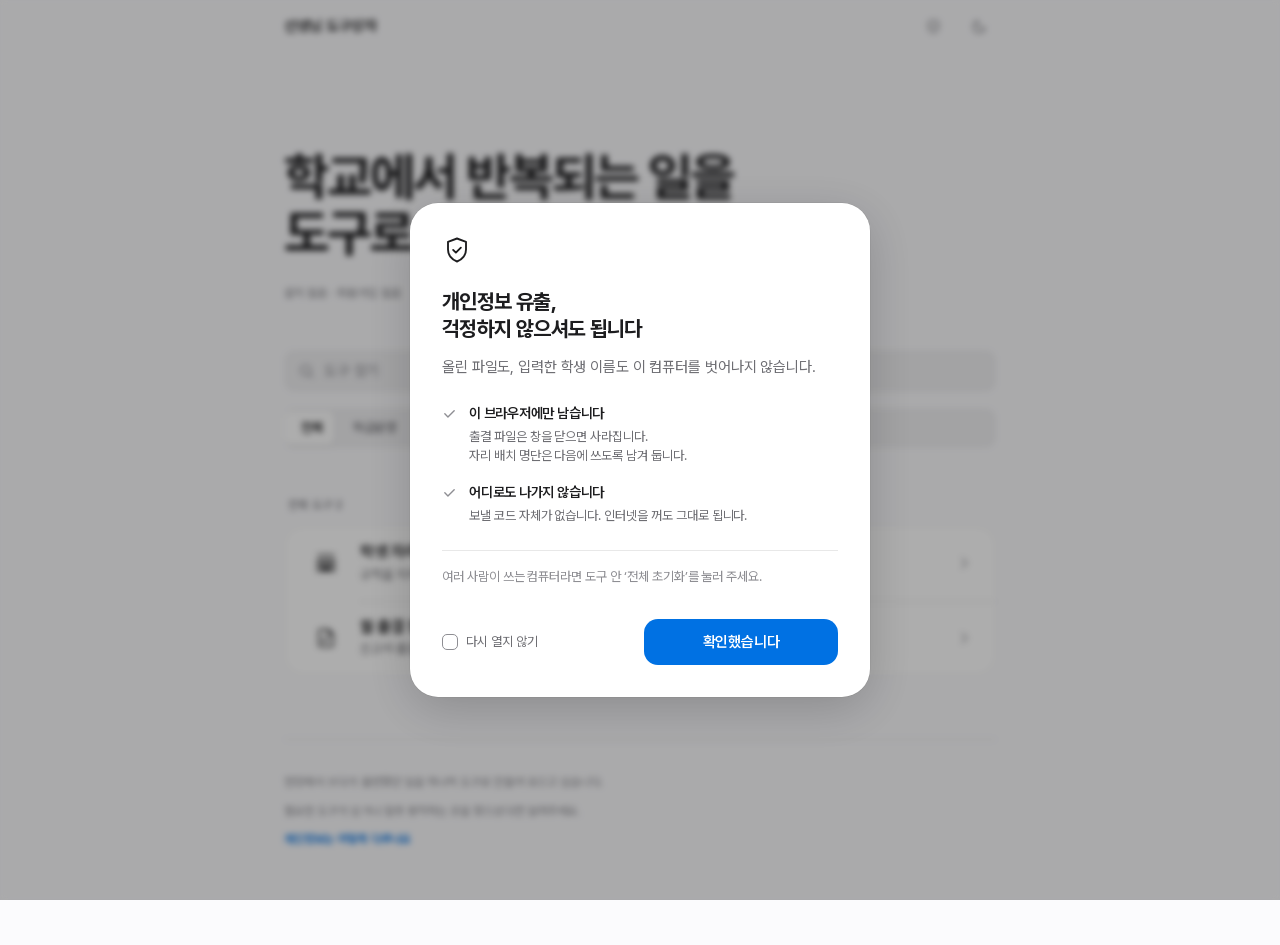
<file: index.html>
<!DOCTYPE html>
<html lang="ko">
<head>
<meta charset="UTF-8">
<meta name="viewport" content="width=device-width, initial-scale=1, viewport-fit=cover">
<title>선생님 도구상자</title>
<meta name="description" content="교실에서 반복되는 일을 도구로 만들어 모았습니다. 설치 없이 브라우저에서 열리고, 올린 자료는 컴퓨터를 벗어나지 않습니다.">
<meta name="color-scheme" content="light dark">
<link rel="icon" href="data:image/svg+xml,%3Csvg xmlns='http://www.w3.org/2000/svg' viewBox='0 0 24 24' fill='none' stroke='%230071e3' stroke-width='1.8' stroke-linecap='round'%3E%3Crect x='3.5' y='3.5' width='17' height='17' rx='4.6'/%3E%3Ccircle cx='12' cy='12' r='2.6'/%3E%3C/svg%3E">
<link rel="preload" as="font" type="font/woff2" href="assets/fonts/PretendardVariable.woff2" crossorigin>
<link rel="stylesheet" href="assets/style.css?v=20261123">
<script>
  /* 첫 페인트 전에 테마를 확정해 깜빡임을 없앱니다 */
  try {
    var t = JSON.parse(localStorage.getItem('ta_theme') || 'null');
    document.documentElement.setAttribute('data-theme',
      t || (matchMedia('(prefers-color-scheme: dark)').matches ? 'dark' : 'light'));
  } catch (e) { document.documentElement.setAttribute('data-theme', 'light'); }
</script>
</head>
<body>

<header class="topbar">
  <div class="topbar-inner">
    <span class="brand">선생님 도구상자</span>
    <span class="spacer"></span>
    <button class="icon-btn" id="privacyBtn" aria-label="개인정보는 어떻게 다루나요"></button>
    <button class="icon-btn" id="themeBtn" aria-label="화면 밝기 전환"></button>
  </div>
</header>

<main class="wrap">

  <section class="hero">
    <h1>학교에서 반복되는 일을<br>도구로 만들었습니다</h1>
    <p class="fineprint">설치 없음 · 회원가입 없음</p>
  </section>

  <section class="controls">
    <div class="search">
      <span id="searchIcon"></span>
      <input type="search" id="search" placeholder="도구 찾기" autocomplete="off" aria-label="도구 검색">
    </div>
    <div class="segments" id="segments" role="tablist" aria-label="분류"></div>
  </section>

  <p class="list-label" id="listLabel" aria-live="polite"></p>
  <section id="list"></section>

  <footer class="footer">
    <p>현장에서 쓰다가 불편했던 일을 하나씩 도구로 만들어 모으고 있습니다.</p>
    <p>필요한 도구가 있거나 잘못 동작하는 곳을 찾으셨다면 알려주세요.</p>
    <p><button class="linkish" id="privacyLink">개인정보는 어떻게 다루나요</button></p>
  </footer>

</main>

<div class="scrim" id="scrim">
  <div class="sheet" id="sheet" role="dialog" aria-modal="true" aria-labelledby="sheetTitle" tabindex="-1"></div>
</div>

<!-- 첫 방문 때 한 번 띄우고, 이후에는 상단 방패 버튼이나 맨 아래 링크로 다시 봅니다 -->
<template id="privacyTpl">
  <div class="privacy">
    <h2 id="sheetTitle">개인정보 유출,<br>걱정하지 않으셔도 됩니다</h2>
    <p class="lead sentences"><span>올린 파일도, 입력한 학생 이름도</span> <span>이 컴퓨터를 벗어나지 않습니다.</span></p>

    <ul>
      <li>
        <svg width="15" height="15" viewBox="0 0 24 24" fill="none" stroke="currentColor" stroke-width="2.2" stroke-linecap="round" stroke-linejoin="round" aria-hidden="true"><path d="M4.5 12.5l5 5 10-10"/></svg>
        <div>
          <b>이 브라우저에만 남습니다</b>
          <span class="sentences"><span>출결 파일은 창을 닫으면 사라집니다.</span> <span>자리 배치 명단은 다음에 쓰도록 남겨 둡니다.</span></span>
        </div>
      </li>
      <li>
        <svg width="15" height="15" viewBox="0 0 24 24" fill="none" stroke="currentColor" stroke-width="2.2" stroke-linecap="round" stroke-linejoin="round" aria-hidden="true"><path d="M4.5 12.5l5 5 10-10"/></svg>
        <div>
          <b>어디로도 나가지 않습니다</b>
          <span class="sentences"><span>보낼 코드 자체가 없습니다.</span> <span>인터넷을 꺼도 그대로 됩니다.</span></span>
        </div>
      </li>
    </ul>

    <p class="caution sentences"><span>여러 사람이 쓰는 컴퓨터라면</span> <span>도구 안 &lsquo;전체 초기화&rsquo;를 눌러 주세요.</span></p>
  </div>
</template>

<script src="data/tools.js?v=20261123"></script>
<script src="assets/app.js?v=20261123"></script>
</body>
</html>
</file>
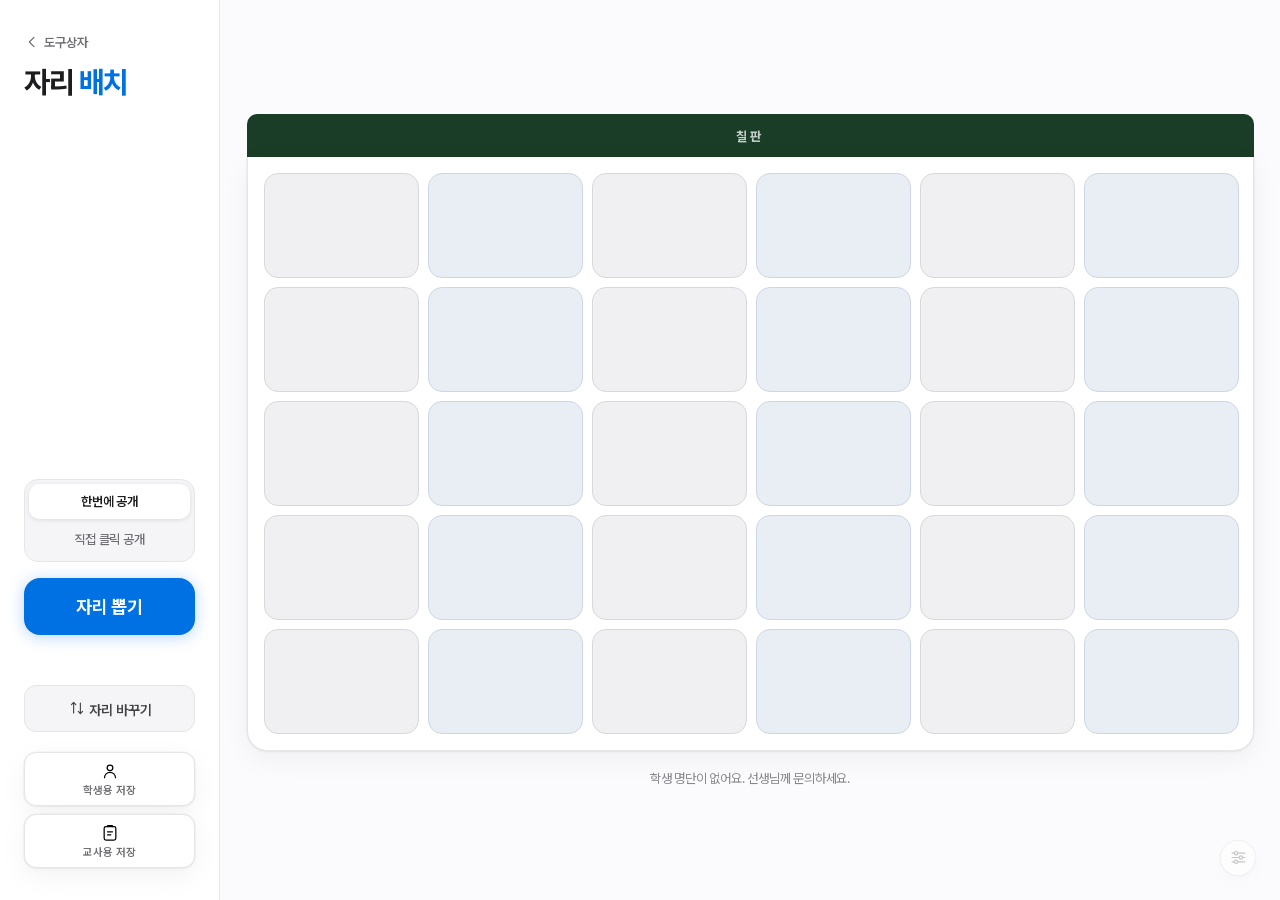
<file: tools/seating-chart/index.html>
<!DOCTYPE html>
<html lang="ko">
<head>
<meta charset="UTF-8">
<meta name="viewport" content="width=device-width, initial-scale=1.0">
<title>자리 배치</title>
<style>
/* 글꼴: 저장소 안의 파일을 부릅니다. 외부 요청이 아니라 인터넷이 끊겨도 나옵니다 */
@font-face{
  font-family:'Pretendard Variable';
  src:local('Pretendard Variable'),
      url('../../assets/fonts/PretendardVariable.woff2') format('woff2-variations');
  font-weight:45 920;font-style:normal;font-display:swap;
}
*,*::before,*::after{box-sizing:border-box;margin:0;padding:0;}
:root{
  --white:#ffffff;--bg:#fbfbfd;
  --g50:#f5f5f7;--g100:#e5e5ea;--g200:#d2d2d7;--g400:#86868b;--g600:#6e6e73;--g800:#424245;
  --black:#1d1d1f;
  --blue:#0071e3;--blue-h:#0077ed;--blue-d:rgba(0,113,227,.08);
  --teal:#5ac8fa;--teal-d:rgba(90,200,250,.12);
  --green:#30d158;--red:#ff3b30;--orange:#ff9500;
  --r:14px;--rsm:10px;--rlg:20px;
  --sh:0 0 0 .5px rgba(0,0,0,.05),0 1px 3px rgba(0,0,0,.04),0 8px 28px rgba(0,0,0,.05);
  --shlg:0 0 0 .5px rgba(0,0,0,.05),0 12px 48px rgba(0,0,0,.12);
}
html,body{height:100%;font-family:'Pretendard Variable',-apple-system,BlinkMacSystemFont,'Apple SD Gothic Neo',system-ui,'Malgun Gothic',sans-serif;background:var(--bg);color:var(--black);-webkit-font-smoothing:antialiased;-moz-osx-font-smoothing:grayscale;letter-spacing:-.014em;word-break:keep-all;overflow-wrap:break-word;overflow:hidden;}

/* ── STUDENT VIEW : 좌측 사이드바 + 우측 자리표 ── */
#student-view{display:flex;flex-direction:row;align-items:stretch;height:100vh;overflow:hidden;}
/* 왼쪽 사이드바 */
#sidebar{width:220px;flex-shrink:0;background:var(--white);border-right:1px solid var(--g100);display:flex;flex-direction:column;justify-content:space-between;padding:32px 24px;overflow-y:auto;}
#sidebar-title h1{font-size:30px;font-weight:700;letter-spacing:-1.5px;color:var(--black);line-height:1.1;}
#sidebar-title h1 em{font-style:normal;color:var(--blue);}
#sidebar-controls{display:flex;flex-direction:column;gap:16px;margin-top:24px;}
/* 모드 선택 세그먼트 - 세로로 */
#mode-seg{display:flex;flex-direction:column;background:var(--g50);border-radius:14px;padding:4px;gap:3px;border:1px solid var(--g100);}
.mode-btn{padding:10px 16px;border:none;background:transparent;border-radius:10px;font-size:13px;font-weight:500;color:var(--g600);cursor:pointer;font-family:inherit;transition:all .16s;white-space:nowrap;letter-spacing:-.2px;}
.mode-btn.on{background:var(--white);color:var(--black);box-shadow:0 1px 5px rgba(0,0,0,.1);font-weight:600;}
/* 뽑기 버튼 - 크게 */
.cta{width:100%;padding:18px 24px;background:var(--blue);color:#fff;border:none;border-radius:16px;font-size:18px;font-weight:700;letter-spacing:-.3px;cursor:pointer;font-family:inherit;transition:background .18s,transform .14s,box-shadow .18s;box-shadow:0 2px 16px rgba(0,113,227,.28);}
.cta:hover{background:var(--blue-h);transform:translateY(-1px);box-shadow:0 4px 24px rgba(0,113,227,.38);}
.cta:active{transform:scale(.97);}
.cta:disabled{opacity:.4;cursor:not-allowed;transform:none;box-shadow:none;}
#reveal-status{font-size:12px;color:var(--g400);font-weight:500;min-height:18px;text-align:center;}
/* 저장 버튼 - 세로 스택 */
#save-btns{display:flex;flex-direction:column;gap:8px;margin-top:4px;}
.side-btn{width:100%;padding:13px 16px;background:var(--g50);border:1px solid var(--g100);border-radius:12px;cursor:pointer;font-family:inherit;font-size:14px;font-weight:600;color:var(--g800);transition:all .15s;text-align:center;}
.side-btn:hover{border-color:var(--blue);background:var(--blue-d);color:var(--blue);}
.side-btn.active{background:var(--orange);border-color:var(--orange);color:#fff;}
.desk.swap-selected{outline:3px solid var(--orange);outline-offset:2px;z-index:6;}
.save-btn{display:flex;align-items:center;gap:10px;justify-content:flex-start;padding:12px 16px;background:var(--g50);border:1px solid var(--g100);border-radius:12px;cursor:pointer;font-family:inherit;transition:all .15s;}
.save-btn:hover{border-color:var(--blue);background:var(--blue-d);transform:translateY(-1px);}
.save-btn:active{transform:scale(.97);}
.save-icon{font-size:18px;line-height:1;}
.save-label{font-size:13px;font-weight:600;color:var(--g600);letter-spacing:-.1px;}
/* 오른쪽 자리표 영역 */
#stage{flex:1;display:flex;flex-direction:column;align-items:center;justify-content:center;min-width:0;overflow:hidden;padding:24px;}
.board-label{font-size:13px;font-weight:700;letter-spacing:.22em;text-transform:uppercase;color:rgba(255,255,255,.75);background:#1a3d28;border-radius:10px 10px 0 0;padding:13px 32px;text-align:center;flex-shrink:0;border:2px solid #1a3d28;border-bottom:none;}
#classroom-wrapper{background:var(--white);border-radius:0 0 var(--rlg) var(--rlg);border:1px solid var(--g100);border-top:none;box-shadow:var(--sh);padding:16px;flex-shrink:0;}
#classroom-grid{display:grid;}

/* ── 모바일 요소 (기본 숨김, PC에서 안 보임) ── */
#mobile-header{display:none;}
#mobile-dock{display:none;}
#sidebar-backdrop{display:none;}

/* ── 모바일 반응형 (768px 이하) ── */
@media (max-width:768px){
  /* 상단 헤더: 제목 + 설정 */
  #mobile-header{
    display:flex;align-items:center;justify-content:space-between;
    position:fixed;top:0;left:0;right:0;height:50px;z-index:500;
    background:rgba(255,255,255,.92);backdrop-filter:blur(12px);
    border-bottom:1px solid var(--g100);padding:0 14px;
  }
  #hamburger-btn{display:none;}
  #mobile-title{font-size:20px;font-weight:700;letter-spacing:-.8px;text-align:center;flex:1;}
  #mobile-title em{font-style:normal;color:var(--blue);}
  #mobile-shuffle{display:none;}
  #mobile-gear{
    width:40px;height:40px;border:none;background:transparent;
    font-size:22px;color:var(--g600);cursor:pointer;flex-shrink:0;
    display:flex;align-items:center;justify-content:center;
  }
  /* 떠다니는 톱니는 모바일에서 숨김 (헤더 버튼 사용) */
  #gear-btn{display:none;}
  /* 관리자 패널 모바일 여백 축소 */
  #admin-panel{padding:12px 8px 48px;}
  .admin-sheet{max-width:100%;}

  /* 사이드바 완전 숨김 (PC 전용) */
  #sidebar{display:none;}
  #sidebar-backdrop{display:none!important;}

  /* 세로 배치: 상단 헤더 + 자리표 + 하단 버튼바 */
  #student-view{flex-direction:column;padding-top:50px;padding-bottom:128px;}

  /* 자리표가 화면 꽉 채우게 */
  #stage{padding:10px 6px;width:100%;}
  #classroom-wrapper{padding:10px;max-width:100%;overflow-x:auto;}
  .board-label{padding:9px 18px;font-size:12px;}

  /* 하단 고정 버튼 바 */
  #mobile-dock{
    display:flex;flex-direction:column;gap:8px;
    position:fixed;left:0;right:0;bottom:0;z-index:500;
    background:rgba(255,255,255,.95);backdrop-filter:blur(14px);
    border-top:1px solid var(--g100);padding:10px 14px calc(10px + env(safe-area-inset-bottom));
  }
  #mobile-dock-status{font-size:12px;color:var(--orange);font-weight:600;text-align:center;min-height:0;}
  #mobile-dock-status:empty{display:none;}
  #mobile-dock-mode{display:flex;background:var(--g50);border-radius:980px;padding:3px;gap:2px;}
  .mdock-mode{flex:1;padding:8px;border:none;background:transparent;border-radius:980px;font-family:inherit;font-size:13px;font-weight:600;color:var(--g600);cursor:pointer;transition:all .15s;}
  .mdock-mode.on{background:var(--white);color:var(--black);box-shadow:0 1px 4px rgba(0,0,0,.1);}
  #mobile-dock-main{display:flex;}
  #mobile-dock-main .cta{flex:1;padding:15px;font-size:17px;}
  #mobile-dock-sub{display:flex;gap:8px;}
  #mobile-dock-sub button{
    flex:1;padding:11px 6px;border-radius:12px;border:1px solid var(--g100);
    background:var(--g50);font-family:inherit;font-size:13px;font-weight:600;color:var(--g800);
    cursor:pointer;display:flex;align-items:center;justify-content:center;gap:3px;
  }
  #mobile-dock-sub button.active{background:var(--orange);border-color:var(--orange);color:#fff;}

  /* 관리자 패널 모바일 최적화 */
  .tab-pane{padding:16px 14px 22px;}
  .seg-wrap{padding:12px 14px 0;overflow-x:auto;}
  .seg{flex-wrap:nowrap;}
  .sheet-head{padding:18px 16px 0;}
  .field-row{gap:8px;}
  .field input,.field select{font-size:16px;} /* iOS 확대 방지 */
  .student-table{font-size:13px;}
  /* 가로로 넘치는 영역은 스크롤 */
  #layout-edit-grid,#fix-grid{overflow-x:auto;max-width:100%;}
  .callout{font-size:12px;}
}

/* ── DESK ── */
.desk{border-radius:var(--r);display:flex;align-items:center;justify-content:center;position:relative;overflow:hidden;flex-shrink:0;transition:transform .22s cubic-bezier(.34,1.56,.64,1),box-shadow .22s;}
.desk-inner{position:absolute;inset:0;display:flex;align-items:center;justify-content:center;border-radius:inherit;flex-direction:column;gap:3px;}
/* 빈자리(사용안함) — 점선 */
.desk.empty-seat{background:transparent;border:1.5px dashed var(--g200);}
.desk.empty-seat .empty-label{font-size:11px;font-weight:500;color:var(--g300,#c0c0c5);}
/* 미배치 자리 — 텍스트 없는 회색 면 */
.desk.vacant{background:#f0f0f2;border:1.5px solid #d8d8dc;}
/* 배치 완료 — 흰 배경 + 뚜렷한 테두리 + 그림자 */
.desk.occupied{background:var(--white);border:1.5px solid #b8b8be;box-shadow:0 2px 12px rgba(0,0,0,.10);}
.desk-num-badge{font-weight:600;color:var(--g400);line-height:1.1;letter-spacing:-.2px;}
.desk-name{font-weight:700;color:var(--black);text-align:center;word-break:keep-all;line-height:1.2;letter-spacing:-.5px;}
/* 클릭 공개 모드: 미공개 자리 */
.desk.hidden-seat{background:#f0f0f2;border:1.5px solid #d8d8dc;cursor:pointer;}
.desk.hidden-seat:hover{background:var(--g100);transform:scale(1.03);}
.desk.hidden-seat::after{content:'?';font-size:28px;font-weight:700;color:#c0c0c5;}
/* 열(분단) 구분 색조 — 은은한 파란 톤 */
.desk.col-tint.vacant{background:#e9eef5;border-color:#cdd6e4;}
.desk.col-tint.hidden-seat{background:#e9eef5;border-color:#cdd6e4;}
.desk.col-tint.occupied{background:#f4f8ff;border-color:#aab8cf;}
.desk.col-tint.empty-seat{background:rgba(0,113,227,.03);}
/* 남녀 짝: 남자 열=파랑 톤, 여자 열=빨강 톤 */
.desk.gtint-m.vacant{background:#e7f0fc;border-color:#b9d3f2;}
.desk.gtint-m.hidden-seat{background:#e7f0fc;border-color:#b9d3f2;}
.desk.gtint-m.occupied{background:#f2f8ff;border-color:#a7c4e8;}
.desk.gtint-m.empty-seat{background:rgba(0,113,227,.04);}
.desk.gtint-f.vacant{background:#fdeaee;border-color:#f3c0cc;}
.desk.gtint-f.hidden-seat{background:#fdeaee;border-color:#f3c0cc;}
.desk.gtint-f.occupied{background:#fff5f7;border-color:#eeb4c2;}
.desk.gtint-f.empty-seat{background:rgba(255,45,85,.04);}
.desk.shuffling{animation:borderSpin .35s linear infinite;}
@keyframes borderSpin{0%{border-color:var(--blue);}33%{border-color:#5ac8fa;}66%{border-color:var(--green);}100%{border-color:var(--blue);}}
.desk.fly-in{animation:flyIn .5s cubic-bezier(.34,1.56,.64,1) both;}
@keyframes flyIn{0%{transform:translate(var(--fx,0),var(--fy,0)) scale(.35) rotate(var(--fr,0deg));opacity:0;}70%{transform:scale(1.04);opacity:1;}100%{transform:none;opacity:1;}}

/* ── OVERLAYS ── */
#overlay{position:fixed;inset:0;pointer-events:none;z-index:900;}
.confetti-piece{position:absolute;animation:cfall linear forwards;}
@keyframes cfall{from{transform:translateY(-40px) rotate(0deg);opacity:1;}to{transform:translateY(110vh) rotate(600deg);opacity:0;}}
#cd-overlay{display:none;position:fixed;inset:0;z-index:800;background:rgba(20,20,30,.55);backdrop-filter:blur(18px) saturate(1.3);align-items:center;justify-content:center;flex-direction:column;gap:10px;}
#cd-overlay.on{display:flex;}
#cd-label{font-size:18px;font-weight:600;color:rgba(255,255,255,.7);letter-spacing:2px;}
#cd-num{font-size:160px;font-weight:800;letter-spacing:-10px;color:#fff;line-height:1;text-shadow:0 8px 50px rgba(0,113,227,.6);animation:cdpop .5s cubic-bezier(.34,1.56,.64,1) both;}
#cd-num.go{font-size:96px;letter-spacing:-2px;background:linear-gradient(135deg,#0071e3,#5ac8fa,#30d158);-webkit-background-clip:text;-webkit-text-fill-color:transparent;background-clip:text;text-shadow:none;}
@keyframes cdpop{0%{transform:scale(1.5);opacity:0;}60%{opacity:1;}100%{transform:scale(1);opacity:1;}}
.toast{position:fixed;bottom:36px;left:50%;transform:translateX(-50%);background:var(--black);color:#fff;font-size:13px;font-weight:500;letter-spacing:-.1px;padding:10px 20px;border-radius:980px;z-index:999;white-space:nowrap;box-shadow:0 4px 24px rgba(0,0,0,.15);animation:toastUp .22s ease both;}
.toast.warn{background:var(--orange);}
@keyframes toastUp{from{opacity:0;transform:translateX(-50%) translateY(10px);}to{opacity:1;transform:translateX(-50%) translateY(0);}}

/* ── PW MODAL ── */
#pw-modal{display:none;position:fixed;inset:0;z-index:600;background:rgba(0,0,0,.3);backdrop-filter:blur(10px);align-items:center;justify-content:center;}
#pw-modal.on{display:flex;}
.pw-card{background:var(--white);border-radius:var(--rlg);padding:44px 40px 36px;width:360px;text-align:center;box-shadow:var(--shlg);}
.pw-icon{width:52px;height:52px;background:var(--g50);border-radius:50%;display:flex;align-items:center;justify-content:center;font-size:22px;margin:0 auto 20px;}
.pw-card h3{font-size:19px;font-weight:700;letter-spacing:-.5px;margin-bottom:6px;}
.pw-card p{font-size:13px;color:var(--g600);margin-bottom:22px;}
.pw-input{width:100%;background:var(--g50);border:1px solid var(--g100);border-radius:var(--rsm);color:var(--black);padding:12px 16px;font-size:20px;text-align:center;letter-spacing:10px;outline:none;font-family:inherit;margin-bottom:10px;transition:border-color .14s;}
.pw-input:focus{border-color:var(--blue);}
.pw-err{font-size:12px;color:var(--red);min-height:16px;margin-bottom:10px;}
.pw-hint{font-size:11px;color:var(--g400);margin-top:12px;}

/* ── ADMIN PANEL ── */
#admin-panel{display:none;position:fixed;inset:0;z-index:700;background:rgba(0,0,0,.25);backdrop-filter:blur(8px);overflow-y:auto;padding:32px 20px 64px;align-items:flex-start;justify-content:center;}
#admin-panel.on{display:flex;}
.admin-sheet{background:var(--white);width:100%;max-width:900px;border-radius:var(--rlg);box-shadow:var(--shlg);overflow:hidden;margin:0 auto;}
.sheet-head{display:flex;align-items:center;justify-content:space-between;padding:22px 28px 0;}
.sheet-head-left h2{font-size:18px;font-weight:700;letter-spacing:-.5px;}
.sheet-head-left p{font-size:12px;color:var(--g400);margin-top:2px;}
.x-btn{width:28px;height:28px;border-radius:50%;border:none;background:var(--g50);color:var(--g600);font-size:13px;cursor:pointer;display:flex;align-items:center;justify-content:center;font-family:inherit;transition:background .14s;}
.x-btn:hover{background:var(--g100);}
.seg-wrap{padding:16px 28px 0;}
.seg{display:inline-flex;background:var(--g50);border-radius:10px;padding:3px;gap:2px;}
.seg-btn{padding:7px 16px;border:none;background:transparent;border-radius:8px;font-size:13px;font-weight:500;color:var(--g600);cursor:pointer;font-family:inherit;transition:all .16s;white-space:nowrap;}
.seg-btn.on{background:var(--white);color:var(--black);box-shadow:0 1px 4px rgba(0,0,0,.09);}
.seg-btn:hover:not(.on){color:var(--black);}
.tab-pane{display:none;padding:22px 28px 28px;}
.tab-pane.on{display:block;}

/* ── FORMS ── */
.field-row{display:flex;gap:12px;flex-wrap:wrap;align-items:flex-end;margin-bottom:14px;}
.field{display:flex;flex-direction:column;gap:5px;}
.field label{font-size:11px;font-weight:600;color:var(--g400);text-transform:uppercase;letter-spacing:.03em;}
.field input,.field select{background:var(--g50);border:1px solid var(--g100);border-radius:var(--rsm);color:var(--black);padding:8px 11px;font-size:13px;font-family:inherit;outline:none;transition:border-color .14s;min-width:64px;}
.field input:focus,.field select:focus{border-color:var(--blue);background:var(--white);}
.field input[type=number]{width:72px;}
.btn{display:inline-flex;align-items:center;gap:5px;padding:8px 16px;border-radius:980px;border:none;font-size:13px;font-weight:600;cursor:pointer;font-family:inherit;transition:all .14s;letter-spacing:-.1px;}
.btn-blue{background:var(--blue);color:#fff;}.btn-blue:hover{background:var(--blue-h);}
.btn-ok{background:var(--green);color:#fff;}.btn-ok:hover{background:#28c154;}
.btn-red{background:var(--red);color:#fff;}.btn-red:hover{background:#e5352a;}
.btn-ghost{background:var(--g50);color:var(--g800);border:1px solid var(--g100);}.btn-ghost:hover{background:var(--g100);}
.btn-del{background:var(--red-d,rgba(255,59,48,.08));color:var(--red);border:1px solid rgba(255,59,48,.25);}.btn-del:hover{background:var(--red);color:#fff;border-color:var(--red);}
.btn-sm{padding:6px 12px;font-size:12px;}
.callout{background:var(--blue-d);border-radius:var(--rsm);padding:11px 14px;font-size:12px;color:#004899;line-height:1.6;margin-bottom:14px;}
.callout strong{font-weight:700;color:var(--black);}
.callout.warn{background:rgba(255,149,0,.1);color:#7a4400;}
.divider{border:none;border-top:1px solid var(--g100);margin:16px 0;}
.sec-eye{font-size:11px;font-weight:600;color:var(--g400);text-transform:uppercase;letter-spacing:.04em;margin-bottom:8px;}
.stat-row{display:flex;gap:8px;margin-bottom:14px;}
.stat-box{flex:1;background:var(--g50);border-radius:var(--rsm);padding:12px 14px;text-align:center;border:1px solid var(--g100);}
.stat-n{font-size:26px;font-weight:700;color:var(--blue);letter-spacing:-1px;line-height:1;}
.stat-l{font-size:11px;color:var(--g400);margin-top:3px;}

/* ── LAYOUT GRID EDIT ── */
.grid-edit-btn{width:50px;height:42px;border-radius:var(--rsm);border:1px solid var(--g100);background:var(--g50);font-size:10px;font-weight:500;color:var(--g600);cursor:pointer;font-family:inherit;line-height:1.3;transition:all .13s;}
.grid-edit-btn:hover{border-color:var(--blue);color:var(--blue);}
.grid-edit-btn.empty{background:rgba(255,59,48,.06);border:1.5px dashed rgba(255,59,48,.4);color:var(--red);}
.grid-edit-btn.front-z{background:var(--teal-d);border-color:rgba(90,200,250,.4);color:#0a5a78;}

/* ── STUDENT TABLE ── */
.student-table{width:100%;border-collapse:collapse;font-size:13px;margin-top:8px;}
.student-table th{font-size:11px;font-weight:600;color:var(--g400);text-transform:uppercase;letter-spacing:.03em;padding:6px 8px;border-bottom:1px solid var(--g100);text-align:left;background:var(--g50);}
.student-table td{padding:7px 8px;border-bottom:1px solid var(--g100);vertical-align:middle;}
.student-table tr:last-child td{border-bottom:none;}
.student-table tr:hover td{background:var(--g50);}
.num-input{width:48px;background:var(--g50);border:1px solid var(--g100);border-radius:6px;padding:4px 6px;font-size:12px;font-family:inherit;text-align:center;outline:none;transition:border-color .13s;}
.num-input:focus{border-color:var(--blue);background:var(--white);}
.tag{font-size:10px;font-weight:600;padding:2px 7px;border-radius:980px;}
.tag.front{background:var(--teal-d);color:#0a5a78;}
.tag.pin{background:var(--blue-d);color:#004899;}
.tag.rule{background:rgba(48,209,88,.12);color:#1a6b32;}
.tag.eye{background:rgba(90,200,250,.18);color:#0a5a78;}

/* ── DROP ZONE ── */
.drop-zone{border:1.5px dashed var(--g200);border-radius:var(--r);padding:20px;text-align:center;cursor:pointer;transition:all .18s;background:var(--g50);}
.drop-zone:hover,.drop-zone.drag{border-color:var(--blue);background:var(--blue-d);}
.drop-icon{width:36px;height:36px;background:var(--white);border-radius:var(--rsm);display:flex;align-items:center;justify-content:center;font-size:16px;margin:0 auto 8px;box-shadow:0 1px 4px rgba(0,0,0,.07);}

/* ── RULES ── */
.rule-list{display:flex;flex-direction:column;gap:6px;margin-top:8px;}
.rule-item{display:flex;align-items:center;gap:10px;background:var(--g50);border:1px solid var(--g100);border-radius:var(--rsm);padding:10px 14px;font-size:13px;}
.rule-item .rnames{flex:1;font-weight:500;}
.rule-badge{font-size:11px;font-weight:600;padding:3px 9px;border-radius:980px;white-space:nowrap;}
.badge-apart{background:rgba(255,59,48,.1);color:#c0291f;}
.badge-together{background:rgba(48,209,88,.12);color:#1a6b32;}
.badge-fixed{background:var(--blue-d);color:#004899;}
.range-row{display:flex;align-items:center;gap:10px;}
input[type=range]{-webkit-appearance:none;width:120px;height:3px;background:var(--g100);border-radius:2px;outline:none;border:none;cursor:pointer;}
input[type=range]::-webkit-slider-thumb{-webkit-appearance:none;width:16px;height:16px;border-radius:50%;background:var(--blue);box-shadow:0 1px 4px rgba(0,113,227,.3);}
.range-val{font-size:13px;font-weight:600;color:var(--blue);min-width:16px;text-align:center;}

/* ── 앞자리 칩 버튼 ── */
.front-chip{display:inline-flex;align-items:center;gap:5px;padding:5px 12px;border-radius:980px;border:1.5px solid var(--g200);background:var(--g50);font-size:12px;font-weight:600;color:var(--g400);cursor:pointer;font-family:inherit;transition:all .15s;white-space:nowrap;}
/* 성별 토글 버튼 */
.pair-g-btn{padding:8px 14px;border-radius:980px;border:1.5px solid var(--g200);background:var(--white);color:var(--g600);font-size:13px;font-weight:600;cursor:pointer;font-family:inherit;transition:all .15s;}
.pair-g-btn:hover:not(.on){border-color:var(--g400);color:var(--black);}
.pair-g-btn.on{background:var(--blue);border-color:var(--blue);color:#fff;}
.gender-btn{flex-shrink:0;width:26px;height:26px;border-radius:8px;border:1.5px solid var(--g200);background:var(--g50);color:var(--g400);font-size:12px;font-weight:700;cursor:pointer;font-family:inherit;transition:all .15s;display:inline-flex;align-items:center;justify-content:center;}
.gender-btn.male{background:rgba(0,113,227,.1);border-color:rgba(0,113,227,.4);color:#0058b0;}
.gender-btn.female{background:rgba(255,45,85,.1);border-color:rgba(255,45,85,.4);color:#d11a40;}
.gender-sel{flex-shrink:0;height:28px;border-radius:8px;border:1.5px solid var(--g200);background:var(--g50);color:var(--g600);font-size:12px;font-weight:600;cursor:pointer;font-family:inherit;transition:all .15s;padding:0 6px;outline:none;}
.gender-sel.male{background:rgba(0,113,227,.1);border-color:rgba(0,113,227,.4);color:#0058b0;}
.gender-sel.female{background:rgba(255,45,85,.1);border-color:rgba(255,45,85,.4);color:#d11a40;}
.front-chip.on{background:var(--teal-d);border-color:rgba(90,200,250,.5);color:#0a6a8e;}
.front-chip:hover:not(.on){border-color:var(--g400);color:var(--black);}

/* ── 애니메이션 키프레임 ── */
@keyframes deskExplode{
  0%{transform:scale(1);}
  15%{transform:scale(1.18) rotate(-4deg);}
  30%{transform:scale(0.88) rotate(3deg);}
  50%{transform:scale(1.1) rotate(-2deg);}
  70%{transform:scale(0.94) rotate(1deg);}
  100%{transform:scale(1) rotate(0deg);}
}
@keyframes deskBounceIn{
  0%{transform:translate(var(--fx,0),var(--fy,0)) scale(0) rotate(var(--fr,0deg));opacity:0;}
  55%{transform:scale(1.12);opacity:1;}
  75%{transform:scale(0.94);}
  90%{transform:scale(1.04);}
  100%{transform:scale(1) rotate(0deg);opacity:1;}
}
@keyframes screenShake{
  0%,100%{transform:translateX(0);}
  15%{transform:translateX(-6px) rotate(-0.5deg);}
  30%{transform:translateX(6px) rotate(0.5deg);}
  45%{transform:translateX(-4px);}
  60%{transform:translateX(4px);}
  75%{transform:translateX(-2px);}
}
@keyframes flashOverlay{
  0%{opacity:0;}20%{opacity:.15;}100%{opacity:0;}
}
/* 룰렛 하이라이트 - 자리를 훑고 지나가는 스포트라이트 */
@keyframes rouletteGlow{
  0%{transform:scale(1.12);box-shadow:0 0 0 3px var(--blue),0 8px 30px rgba(0,113,227,.5);}
  100%{transform:scale(1);box-shadow:none;}
}
.desk.roulette{background:linear-gradient(135deg,#0071e3,#5ac8fa)!important;border-color:#0071e3!important;z-index:5;}
.desk.roulette .desk-name,.desk.roulette .desk-num-badge{color:#fff!important;}
/* 확정 시 펑 터지는 효과 */
@keyframes deskLock{
  0%{transform:scale(0.4) rotate(var(--fr,0deg));opacity:0;}
  45%{transform:scale(1.25) rotate(0deg);opacity:1;}
  65%{transform:scale(0.92);}
  82%{transform:scale(1.08);}
  100%{transform:scale(1);opacity:1;}
}
.desk.lock-in{animation:deskLock .5s cubic-bezier(.34,1.56,.64,1) both;}
/* 카드가 막 확정될 때 잠깐 빛남 */
@keyframes lockFlash{
  0%{box-shadow:0 0 0 4px rgba(48,209,88,.6),0 6px 24px rgba(48,209,88,.4);}
  100%{box-shadow:0 2px 10px rgba(0,0,0,.06);}
}
.desk.lock-flash{animation:lockFlash .6s ease both;}
.desk.explode{animation:deskExplode .45s cubic-bezier(.36,.07,.19,.97) both;}
.desk.bounce-in{animation:deskBounceIn .55s cubic-bezier(.34,1.56,.64,1) both;}
#flash-overlay{position:fixed;inset:0;background:#fff;pointer-events:none;z-index:850;opacity:0;}
/* 멘트 배너 - 화면 정중앙 */
#announce-banner{position:fixed;inset:0;z-index:870;display:flex;align-items:center;justify-content:center;padding:20px;pointer-events:none;opacity:0;}
#announce-banner.show{animation:bannerIn .55s cubic-bezier(.34,1.56,.64,1) both;}
#announce-banner.out{animation:bannerOut .4s ease both;}
#announce-text{display:inline-block;background:linear-gradient(135deg,#0071e3,#5ac8fa);color:#fff;font-size:clamp(26px,5vw,42px);font-weight:800;letter-spacing:-1px;padding:28px 56px;border-radius:32px;box-shadow:0 16px 60px rgba(0,113,227,.5);text-align:center;line-height:1.25;max-width:90vw;word-break:keep-all;}
@keyframes bannerIn{0%{opacity:0;transform:scale(.7);}55%{opacity:1;transform:scale(1.06);}100%{opacity:1;transform:scale(1);}}
@keyframes bannerOut{0%{opacity:1;transform:scale(1);}100%{opacity:0;transform:scale(.92);}}
.toggle-row{display:flex;align-items:center;justify-content:space-between;padding:13px 16px;border-bottom:1px solid var(--g100);background:var(--white);}
.toggle-row:last-child{border-bottom:none;}
.toggle-info .t-title{font-size:13px;font-weight:500;}
.toggle-info .t-sub{font-size:11px;color:var(--g400);margin-top:1px;}
.sw{position:relative;width:42px;height:24px;flex-shrink:0;}
.sw input{opacity:0;width:0;height:0;}
.sw-track{position:absolute;inset:0;background:var(--g200);border-radius:980px;cursor:pointer;transition:background .2s;}
.sw input:checked+.sw-track{background:var(--green);}
.sw-track::after{content:'';position:absolute;width:18px;height:18px;border-radius:50%;background:#fff;top:3px;left:3px;transition:transform .2s;box-shadow:0 1px 3px rgba(0,0,0,.18);}
.sw input:checked+.sw-track::after{transform:translateX(18px);}

/* ── SIMULATION GRID ── */
#sim-wrap{overflow-x:auto;}
#sim-grid{display:inline-grid;gap:5px;padding:4px;}
.sim-view-btn{padding:7px 16px;border:none;background:transparent;border-radius:980px;font-family:inherit;font-size:13px;font-weight:600;color:var(--g600);cursor:pointer;transition:all .15s;}
.sim-view-btn.on{background:var(--white);color:var(--black);box-shadow:0 1px 4px rgba(0,0,0,.1);}
.sim-d{border-radius:8px;border:1px solid var(--g100);background:var(--g50);display:flex;flex-direction:column;align-items:center;justify-content:center;font-size:11px;font-weight:600;color:var(--g600);text-align:center;line-height:1.3;word-break:keep-all;width:68px;height:56px;cursor:default;}
.sim-d.has{border-color:var(--blue);color:var(--black);background:var(--white);box-shadow:0 1px 4px rgba(0,0,0,.05);}
.sim-d.emp{opacity:.3;border-style:dashed;background:transparent;}
.sim-d.frt{background:var(--teal-d);border-color:rgba(90,200,250,.4);color:#0a5a78;}
.sim-d.empty-s{background:rgba(255,59,48,.05);border:1.5px dashed rgba(255,59,48,.3);color:var(--red);font-size:10px;}
.sim-d .sim-num{font-size:9px;font-weight:500;color:var(--g400);line-height:1;margin-bottom:1px;}
.sim-d.has .sim-num{color:var(--g400);}
.sim-board{background:#1a3d28;border-radius:6px 6px 0 0;text-align:center;font-size:9px;font-weight:700;letter-spacing:.2em;color:rgba(255,255,255,.5);padding:5px 0;text-transform:uppercase;}

/* ── FIXED SEAT PICKER ── */
.seat-sel-grid{display:inline-grid;gap:4px;margin-top:8px;}
.seat-sel-btn{width:50px;height:42px;border-radius:var(--rsm);border:1px solid var(--g100);background:var(--g50);font-size:10px;font-weight:500;color:var(--g600);cursor:pointer;font-family:inherit;line-height:1.3;transition:all .13s;}
.seat-sel-btn:hover{border-color:var(--blue);color:var(--blue);}
.seat-sel-btn.on{background:var(--blue);border-color:var(--blue);color:#fff;}

::-webkit-scrollbar{width:5px;height:5px;}
::-webkit-scrollbar-thumb{background:var(--g200);border-radius:3px;}
::-webkit-scrollbar-track{background:transparent;}
#gear-btn{position:fixed;bottom:24px;right:24px;width:36px;height:36px;border-radius:50%;background:var(--white);border:1px solid var(--g100);color:var(--g400);font-size:15px;cursor:pointer;display:flex;align-items:center;justify-content:center;opacity:.45;transition:opacity .18s,box-shadow .18s;z-index:100;box-shadow:var(--sh);}
#gear-btn:hover{opacity:1;box-shadow:0 2px 12px rgba(0,0,0,.1);}
/* 저장 버튼 그룹 */
#save-btns{display:flex;gap:8px;justify-content:flex-end;}
.save-btn{display:flex;flex-direction:column;align-items:center;gap:3px;padding:8px 14px;background:var(--white);border:1px solid var(--g100);border-radius:12px;cursor:pointer;font-family:inherit;transition:all .15s;box-shadow:var(--sh);}
.save-btn:hover{border-color:var(--blue);background:var(--blue-d);transform:translateY(-1px);box-shadow:0 3px 12px rgba(0,0,0,.1);}
.save-btn:active{transform:scale(.97);}
.save-icon{font-size:18px;line-height:1;}
.save-label{font-size:11px;font-weight:600;color:var(--g600);letter-spacing:-.1px;}

/* 선 아이콘 — 글자와 나란히 놓이게. 버튼이 flex 면 gap 이 알아서 띄웁니다 */
.ico{flex-shrink:0;vertical-align:-.16em;}
.save-icon .ico,.drop-icon .ico,.pw-icon .ico{vertical-align:middle;}
button .ico{pointer-events:none;}

/* 아카이브(선생님 도구상자)로 돌아가기 */
.tb-home{display:inline-flex;align-items:center;gap:4px;padding:6px 10px 6px 7px;border-radius:9px;font-size:13px;font-weight:600;letter-spacing:-.01em;color:var(--g600);text-decoration:none;transition:background-color .18s ease,color .18s ease,transform .12s ease-out;}
.tb-home:hover{background:rgba(0,0,0,.05);color:var(--g800);}
.tb-home:active{transform:scale(.97);}
.tb-home svg{flex-shrink:0;}
.tb-home-icon{width:40px;height:40px;padding:0;gap:0;justify-content:center;}
#sidebar-title .tb-home{margin:-4px 0 10px -7px;}
</style>
</head>
<body>
<div id="overlay"></div>
<div id="flash-overlay"></div>
<div id="announce-banner"><span id="announce-text"></span></div>
<div id="cd-overlay"><div id="cd-label">자리 뽑기 시작!</div><div id="cd-num">3</div></div>

<!-- STUDENT VIEW -->
<div id="student-view">
  <!-- 모바일 전용 상단 헤더 (제목 + 설정) -->
  <div id="mobile-header">
    <a class="tb-home tb-home-icon" href="../../index.html" aria-label="선생님 도구상자로 돌아가기"><svg width="17" height="17" viewBox="0 0 24 24" fill="none" stroke="currentColor" stroke-width="1.8" stroke-linecap="round" stroke-linejoin="round"><path d="M15 5l-7 7 7 7"/></svg></a>
    <div id="mobile-title">자리 <em>배치</em></div>
    <button id="mobile-gear" onclick="askPw()" aria-label="설정"><span data-ico="gear" data-ico-size="19"></span></button>
  </div>

  <!-- 왼쪽 사이드바: 제목 + 컨트롤 (PC 전용) -->
  <aside id="sidebar">
    <div id="sidebar-title">
      <a class="tb-home" href="../../index.html"><svg width="16" height="16" viewBox="0 0 24 24" fill="none" stroke="currentColor" stroke-width="1.8" stroke-linecap="round" stroke-linejoin="round"><path d="M15 5l-7 7 7 7"/></svg><span>도구상자</span></a>
      <h1>자리 <em>배치</em></h1>
    </div>
    <div id="sidebar-controls">
      <div id="mode-seg">
        <button class="mode-btn on" onclick="setMode('all')" id="mode-all-btn">한번에 공개</button>
        <button class="mode-btn" onclick="setMode('one')" id="mode-one-btn">직접 클릭 공개</button>
      </div>
      <button class="cta" id="shuffle-btn" onclick="startShuffle()">자리 뽑기</button>
      <div id="reveal-status"></div>
      <button class="side-btn" id="swap-btn" onclick="toggleSwapMode()"><span data-ico="swap" data-ico-size="18"></span> 자리 바꾸기</button>
      <div id="save-btns">
        <button class="save-btn" onclick="saveImage('student')" title="학생용 저장">
          <span class="save-icon"><span data-ico="student" data-ico-size="20"></span></span>
          <span class="save-label">학생용 저장</span>
        </button>
        <button class="save-btn" onclick="saveImage('teacher')" title="교사용 저장 (좌우반전)">
          <span class="save-icon"><span data-ico="teacher" data-ico-size="20"></span></span>
          <span class="save-label">교사용 저장</span>
        </button>
      </div>
    </div>
  </aside>

  <!-- 오른쪽: 자리표 -->
  <div id="stage">
    <div class="board-label" id="board-label">칠판</div>
    <div id="classroom-wrapper"><div id="classroom-grid"></div></div>
    <p id="empty-msg" style="display:none;margin-top:20px;font-size:13px;color:var(--g400);">학생 명단이 없어요. 선생님께 문의하세요.</p>
  </div>

  <!-- 모바일 전용 하단 버튼 바 -->
  <div id="mobile-dock">
    <div id="mobile-dock-status"></div>
    <div id="mobile-dock-mode">
      <button class="mdock-mode on" id="mdock-all" onclick="setMode('all')">한번에 공개</button>
      <button class="mdock-mode" id="mdock-one" onclick="setMode('one')">직접 클릭 공개</button>
    </div>
    <div id="mobile-dock-main">
      <button class="cta" onclick="startShuffle()">자리 뽑기</button>
    </div>
    <div id="mobile-dock-sub">
      <button id="mdock-swap" onclick="toggleSwapMode()"><span data-ico="swap" data-ico-size="16"></span> 바꾸기</button>
      <button onclick="saveImage('student')"><span data-ico="student" data-ico-size="16"></span> 학생용</button>
      <button onclick="saveImage('teacher')"><span data-ico="teacher" data-ico-size="16"></span> 교사용</button>
    </div>
  </div>
</div>
<button id="gear-btn" onclick="askPw()" title="관리자"><span data-ico="gear" data-ico-size="19"></span></button>

<!-- PW MODAL -->
<div id="pw-modal">
  <div class="pw-card">
    <div class="pw-icon"><span data-ico="lock" data-ico-size="26"></span></div>
    <h3>관리자 접근</h3><p>비밀번호를 입력하세요</p>
    <input class="pw-input" id="pw-in" type="password" maxlength="20" placeholder="• • • •" onkeydown="if(event.key==='Enter')checkPw()">
    <div class="pw-err" id="pw-err"></div>
    <button class="btn btn-blue" style="width:100%;justify-content:center;border-radius:10px;padding:13px;" onclick="checkPw()">확인</button>
    <button class="btn btn-ghost" style="width:100%;justify-content:center;border-radius:10px;padding:12px;margin-top:7px;" onclick="closePw()">취소</button>
    <div class="pw-hint" id="pw-hint">기본 비밀번호: 1234 · 설정에서 바꿔 주세요</div>
  </div>
</div>

<!-- ADMIN PANEL -->
<div id="admin-panel">
 <div class="admin-sheet">
  <div class="sheet-head">
    <div class="sheet-head-left"><h2>교실 설정</h2><p>선생님만 볼 수 있어요</p></div>
    <button class="x-btn" onclick="closeAdmin()"><span data-ico="close" data-ico-size="18"></span></button>
  </div>
  <div class="seg-wrap">
    <div class="seg">
      <button class="seg-btn on"  onclick="switchTab('layout')">레이아웃</button>
      <button class="seg-btn"     onclick="switchTab('students')">학생 명단</button>
      <button class="seg-btn"     onclick="switchTab('rules')">배치 규칙</button>
      <button class="seg-btn"     onclick="switchTab('sim')">시뮬레이션</button>
      <button class="seg-btn"     onclick="switchTab('settings')">설정</button>
    </div>
  </div>

  <!-- 레이아웃 -->
  <div class="tab-pane on" id="tp-layout">
    <div class="callout"><strong>자리 배치 구조</strong> — 열·행을 바꾸면 격자가 실시간으로 미리보여요. 빈 자리와 짝 설정까지 마친 뒤 맨 아래 <b>저장</b> 버튼을 눌러 반영하세요.</div>
    <div class="field-row">
      <div class="field"><label>열 (가로)</label><input type="number" id="cols" min="1" max="12" value="6" oninput="previewLayout()"></div>
      <div class="field"><label>행 (세로)</label><input type="number" id="rows" min="1" max="12" value="5" oninput="previewLayout()"></div>
      <div class="field"><label>앞줄 우선 행</label><input type="number" id="front-rows" min="0" max="10" value="2" oninput="previewLayout()"></div>
    </div>
    <div class="sec-eye">자리 편집 — 클릭해서 빈 자리로 전환 / 다시 클릭하면 복구</div>
    <div id="layout-edit-grid" style="display:inline-grid;gap:5px;padding:2px;margin-bottom:14px;"></div>
    <div class="divider"></div>
    <!-- 짝 배치 토글 -->
    <div class="toggle-list" style="margin-bottom:16px;">
      <div class="toggle-row">
        <div class="toggle-info"><div class="t-title"><span data-ico="pair" data-ico-size="17"></span> 짝 배치</div><div class="t-sub">2열씩 짝지어 붙이고, 짝 사이는 벌어져요 (분단 느낌)</div></div>
        <label class="sw"><input type="checkbox" id="s-pair" onchange="togglePair(this.checked)"><div class="sw-track"></div></label>
      </div>
    </div>
    <!-- 짝 성별 방식 (짝 배치 켰을 때만) -->
    <div id="pair-gender-box" style="display:none;background:var(--g50);border:1px solid var(--g100);border-radius:var(--r);padding:14px 16px;margin-bottom:16px;">
      <div class="sec-eye" style="margin-bottom:8px;">짝꿍 성별 방식</div>
      <div style="display:flex;gap:6px;flex-wrap:wrap;">
        <button class="pair-g-btn on" data-pg="random" onclick="setPairGender('random')"><span data-ico="dice" data-ico-size="15"></span> 무작위</button>
        <button class="pair-g-btn" data-pg="mixed" onclick="setPairGender('mixed')"><span data-ico="pair" data-ico-size="15"></span> 남녀 짝</button>
        <button class="pair-g-btn" data-pg="same" onclick="setPairGender('same')"><span data-ico="pair" data-ico-size="15"></span> 같은 성별</button>
      </div>
      <p style="font-size:11px;color:var(--g400);margin-top:8px;line-height:1.5;" id="pair-gender-desc">짝꿍을 성별 상관없이 무작위로 정해요.</p>
    </div>
    <div class="stat-row">
      <div class="stat-box"><div class="stat-n" id="stat-total">30</div><div class="stat-l">전체 자리</div></div>
      <div class="stat-box"><div class="stat-n" id="stat-empty">0</div><div class="stat-l">빈 자리</div></div>
      <div class="stat-box"><div class="stat-n" id="stat-avail">30</div><div class="stat-l">배치 가능</div></div>
    </div>
    <button class="btn btn-blue" style="width:100%;padding:15px;font-size:15px;margin-top:18px;" onclick="applyLayout()"><span data-ico="check" data-ico-size="17"></span> 레이아웃 전체 저장</button>
    <p style="font-size:11px;color:var(--g400);text-align:center;margin-top:8px;">행·열, 빈 자리, 짝 설정을 모두 저장해요</p>
  </div>

  <!-- 학생 명단 -->
  <div class="tab-pane" id="tp-students">
    <div class="callout"><strong>학생 명단</strong> — 새로 넣은 학생은 맨 뒷번호를 받아요. 기존 학생 번호는 그대로예요. 번호 칸을 눌러 직접 고칠 수 있고, 같은 번호를 적으면 두 학생 번호가 서로 바뀌어요.</div>
    <div class="field-row">
      <div class="field" style="width:72px;flex:none"><label>번호</label>
        <input type="number" id="num-in" min="1" max="999" placeholder="1번" onkeydown="if(event.key==='Enter')addName()">
      </div>
      <div class="field" style="flex:1"><label>이름 직접 추가</label>
        <input type="text" id="name-in" placeholder="이름 입력 후 Enter" maxlength="10" onkeydown="if(event.key==='Enter')addName()">
      </div>
      <button class="btn btn-blue" onclick="addName()">추가</button>
    </div>

    <div class="drop-zone" id="drop-zone" onclick="document.getElementById('file-in').click()">
      <input type="file" id="file-in" accept=".xlsx,.xls,.csv,.txt" style="display:none" onchange="handleFile(event)">
      <div class="drop-icon"><span data-ico="file" data-ico-size="30"></span></div>
      <p style="font-size:13px;font-weight:600;color:var(--black);margin-bottom:3px;">엑셀 / CSV 업로드</p>
      <p style="font-size:11px;color:var(--g400);">번호·이름·성별(남/여) 순 · .xlsx .csv · 클릭하거나 끌어다 놓으세요</p>
    </div>
    <div class="divider"></div>
    <div style="display:flex;align-items:center;justify-content:space-between;margin-bottom:8px;">
      <div class="sec-eye" style="margin:0;">등록된 학생 <span id="student-count" style="color:var(--blue)">0</span>명</div>
      <div style="display:flex;gap:6px;">
        <button class="btn btn-ghost btn-sm" onclick="renumberByNameAsk()">가나다순 번호 다시 매기기</button>
        <button class="btn btn-ghost btn-sm" onclick="clearStudents()">전체 삭제</button>
      </div>
    </div>
    <!-- 학생 테이블 -->
    <div style="overflow-x:auto;">
      <table class="student-table" id="student-table">
        <thead><tr>
          <th style="width:48px;">번호</th>
          <th style="width:auto;">이름</th>
          <th style="width:140px;text-align:right;">설정</th>
        </tr></thead>
        <tbody id="student-tbody"></tbody>
      </table>
    </div>
  </div>

  <!-- 배치 규칙 -->
  <div class="tab-pane" id="tp-rules">
    <!-- 붙이기/떨어트리기 -->
    <div class="sec-eye" style="margin-bottom:6px;">학생 간 거리 규칙</div>
    <div class="callout" style="font-size:11px;line-height:1.7;">
      <strong>떨어트리기 강도 기준</strong><br>
      강도 3 — 최소 2칸 이상 (대각선 제외, 상하좌우 맨해튼 거리)<br>
      강도 4 — 최소 3칸 이상<br>
      강도 5 — 최소 4칸 이상 (거의 반대편)
    </div>
    <div style="background:var(--g50);border:1px solid var(--g100);border-radius:var(--r);padding:16px;margin-bottom:14px;">
      <div class="field-row" style="flex-wrap:wrap;margin-bottom:0;">
        <div class="field"><label>학생 1</label><select id="r-s1" style="width:110px;"></select></div>
        <div class="field"><label>규칙</label>
          <select id="r-type" style="width:110px;" onchange="onRuleTypeChange(this.value)">
            <option value="together">붙이기</option>
            <option value="apart">떨어트리기</option>
          </select>
        </div>
        <div class="field"><label>학생 2</label><select id="r-s2" style="width:110px;"></select></div>
        <div class="field" id="r-str-field" style="display:none;"><label>강도 (3–5)</label>
          <div class="range-row">
            <input type="range" min="3" max="5" step="1" value="3" id="r-str" oninput="document.getElementById('r-str-v').textContent=this.value">
            <span class="range-val" id="r-str-v">3</span>
          </div>
        </div>
        <button class="btn btn-blue" onclick="addDistRule()">추가</button>
      </div>
    </div>
    <div class="rule-list" id="dist-rule-list"><p style="font-size:12px;color:var(--g400);text-align:center;padding:12px;">아직 규칙이 없어요</p></div>

    <div class="divider"></div>

    <!-- 자리 고정 -->
    <div class="sec-eye" style="margin-bottom:6px;">특정 자리 고정</div>
    <div class="callout"><strong>자리를 클릭</strong>하면 학생을 배정할 수 있어요. 이미 고정된 자리는 다시 클릭해서 변경하거나 해제할 수 있어요.</div>

    <!-- 시점 토글 -->
    <div style="display:inline-flex;background:var(--g50);border-radius:980px;padding:3px;margin-bottom:12px;">
      <button class="sim-view-btn on" id="fixv-student" onclick="setFixView('student')"><span data-ico="student" data-ico-size="15"></span> 학생 시점</button>
      <button class="sim-view-btn" id="fixv-teacher" onclick="setFixView('teacher')"><span data-ico="teacher" data-ico-size="15"></span> 교사 시점</button>
    </div>

    <!-- 배치도 (클릭 가능) -->
    <div style="display:flex;flex-direction:column;align-items:flex-start;overflow-x:auto;margin-bottom:16px;">
      <div class="board-label" id="fix-board-top" style="border-radius:10px 10px 0 0;margin-bottom:0;">칠판</div>
      <div style="background:var(--white);border:1px solid var(--g100);box-shadow:var(--sh);padding:14px;" id="fix-wrapper">
        <div id="fix-grid" style="display:grid;"></div>
      </div>
      <div class="board-label" id="fix-board-bottom" style="display:none;border-radius:0 0 10px 10px;margin-top:0;">교탁 (교사 시점)</div>
    </div>

    <!-- 고정 목록 -->
    <div class="rule-list" id="fixed-rule-list">
      <p style="font-size:12px;color:var(--g400);text-align:center;padding:12px;">고정된 자리가 없어요</p>
    </div>
  </div>

  <!-- 시뮬레이션 -->
  <div class="tab-pane" id="tp-sim">
    <div class="callout"><strong>시뮬레이션</strong> — 배치 결과를 미리 확인하세요. 마음에 들면 "이 배치로 공개"를 누르세요.</div>
    <div style="display:flex;gap:8px;margin-bottom:12px;align-items:center;flex-wrap:wrap;">
      <button class="btn btn-ghost" onclick="runSim()"><span data-ico="refresh" data-ico-size="17"></span> 다시 뽑기</button>
      <button class="btn btn-blue" onclick="applyAndShow()"><span data-ico="check" data-ico-size="17"></span> 이 배치로 공개</button>
      <span id="sim-ts" style="font-size:11px;color:var(--g400);margin-left:auto;align-self:center;"></span>
    </div>
    <div id="sim-view-seg" style="display:inline-flex;background:var(--g50);border-radius:980px;padding:3px;margin-bottom:14px;">
      <button class="sim-view-btn on" id="simv-student" onclick="setSimView('student')"><span data-ico="student" data-ico-size="15"></span> 학생 시점</button>
      <button class="sim-view-btn" id="simv-teacher" onclick="setSimView('teacher')"><span data-ico="teacher" data-ico-size="15"></span> 교사 시점</button>
    </div>
    <!-- 첫 화면과 동일한 칠판+그리드 구조 -->
    <div style="overflow-x:auto;-webkit-overflow-scrolling:touch;width:100%;">
      <div style="display:inline-flex;flex-direction:column;align-items:stretch;">
        <div class="board-label" id="sim-board-top" style="border-radius:10px 10px 0 0;margin-bottom:0;">칠판</div>
        <div style="background:var(--white);border:1px solid var(--g100);box-shadow:var(--sh);padding:16px;" id="sim-wrapper">
          <div id="sim-grid" style="display:grid;"></div>
        </div>
        <div class="board-label" id="sim-board-bottom" style="display:none;border-radius:0 0 10px 10px;margin-top:0;">교탁 (교사 시점)</div>
      </div>
    </div>
    <div id="sim-warns" style="margin-top:10px;"></div>
    <div id="sim-check" style="margin-top:10px;"></div>
  </div>

  <!-- 설정 -->
  <div class="tab-pane" id="tp-settings">
    <div class="toggle-list" style="margin-bottom:18px;">
      <div class="toggle-row">
        <div class="toggle-info"><div class="t-title">카운트다운</div><div class="t-sub">자리 뽑기 전 3·2·1 표시</div></div>
        <label class="sw"><input type="checkbox" id="s-cd" checked><div class="sw-track"></div></label>
      </div>
      <div class="toggle-row">
        <div class="toggle-info"><div class="t-title">색종이 효과</div><div class="t-sub">배치가 끝나면 색종이가 날립니다</div></div>
        <label class="sw"><input type="checkbox" id="s-cf" checked><div class="sw-track"></div></label>
      </div>
      <div class="toggle-row">
        <div class="toggle-info"><div class="t-title">효과음</div><div class="t-sub">카운트다운·자리 확정·완료 소리</div></div>
        <label class="sw"><input type="checkbox" id="s-sound" checked><div class="sw-track"></div></label>
      </div>
    </div>
    <div class="field" style="margin-bottom:18px;">
      <label>애니메이션 속도</label>
      <select id="s-spd" style="max-width:200px;">
        <option value="fast">빠르게</option>
        <option value="normal" selected>보통</option>
        <option value="slow">느리게</option>
        <option value="dramatic">극적으로</option>
      </select>
    </div>
    <div class="divider"></div>
    <div class="field" style="margin-bottom:18px;">
      <label>비밀번호 변경</label>
      <div style="display:flex;gap:8px;">
        <input type="password" id="new-pw" placeholder="새 비밀번호" style="max-width:180px;">
        <button class="btn btn-blue" onclick="changePw()">변경</button>
      </div>
    </div>
    <div class="divider"></div>
    <!-- 이미지 저장 -->
    <div class="sec-eye" style="margin-bottom:8px;">자리배치표 저장</div>
    <div style="display:flex;gap:8px;flex-wrap:wrap;margin-bottom:6px;">
      <button class="btn btn-blue" onclick="saveImage('student')"><span data-ico="save" data-ico-size="17"></span> 학생용 저장</button>
      <button class="btn btn-ghost" onclick="saveImage('teacher')">교사용 저장 (좌우 반전)</button>
    </div>
    <p style="font-size:11px;color:var(--g400);margin-bottom:14px;">학생용은 칠판 방향 기준, 교사용은 교탁에서 바라보는 방향으로 저장돼요.</p>
    <div class="divider"></div>
    <!-- 데이터 백업/복원 -->
    <div class="sec-eye" style="margin-bottom:8px;">데이터 백업 · 불러오기</div>
    <div style="display:flex;gap:8px;flex-wrap:wrap;margin-bottom:6px;">
      <button class="btn btn-blue" onclick="exportData()"><span data-ico="down" data-ico-size="17"></span> 백업 파일 저장</button>
      <button class="btn btn-ghost" onclick="importData()"><span data-ico="up" data-ico-size="17"></span> 백업 불러오기</button>
      <input type="file" id="import-in" accept=".json" style="display:none" onchange="handleImport(event)">
    </div>
    <p style="font-size:11px;color:var(--g400);margin-bottom:14px;">학생 명단·자리 설정을 파일로 저장해 두면 다른 기기에서도 불러올 수 있어요.</p>
    <div class="divider"></div>
    <div class="sec-eye" style="margin-bottom:8px;">지난 자리 기록</div>
    <p id="seatlog-info" style="font-size:12px;color:var(--g400);margin-bottom:8px;line-height:1.6;"></p>
    <button class="btn btn-ghost" onclick="clearSeatLog()">기록 지우기</button>
    <div class="divider"></div>
    <div class="sec-eye" style="margin-bottom:8px;">초기화</div>
    <button class="btn btn-red" onclick="resetAll()">전체 초기화</button>
    <p style="font-size:11px;color:var(--g400);margin-top:10px;">모든 학생·설정이 삭제돼요. 되돌릴 수 없으니 먼저 백업을 권장해요.</p>
    <div class="divider"></div>
    <p style="font-size:11px;color:var(--g400);">자리 배치 · 모든 데이터는 이 브라우저에만 저장됩니다</p>
  </div>
 </div>
</div>

<!-- 자리 고정 팝업 -->
<div id="fix-popup" style="display:none;position:fixed;inset:0;z-index:900;background:rgba(0,0,0,.35);backdrop-filter:blur(8px);align-items:center;justify-content:center;">
  <div style="background:var(--white);border-radius:var(--rlg);padding:28px 28px 24px;width:320px;box-shadow:var(--shlg);">
    <div style="font-size:16px;font-weight:700;letter-spacing:-.4px;margin-bottom:4px;" id="fix-popup-title">자리 지정</div>
    <div style="font-size:12px;color:var(--g400);margin-bottom:18px;" id="fix-popup-sub"></div>
    <div style="display:flex;flex-direction:column;gap:5px;max-height:260px;overflow-y:auto;margin-bottom:16px;" id="fix-popup-list"></div>
    <button class="btn btn-ghost" style="width:100%;justify-content:center;border-radius:10px;padding:11px;" onclick="closeFixPopup()">취소</button>
  </div>
</div>

<!-- 이미지 저장 모달 -->
<div id="img-modal" style="display:none;position:fixed;inset:0;z-index:900;background:rgba(0,0,0,.5);backdrop-filter:blur(10px);align-items:center;justify-content:center;">
  <div style="background:var(--white);border-radius:var(--rlg);padding:24px 28px;box-shadow:var(--shlg);text-align:center;max-width:480px;width:90%;">
    <div style="font-size:15px;font-weight:700;margin-bottom:4px;" id="img-modal-title">이미지 저장 중...</div>
    <div style="font-size:12px;color:var(--g400);margin-bottom:16px;" id="img-modal-sub">잠시만 기다려주세요</div>
    <canvas id="save-canvas" style="max-width:100%;border-radius:10px;border:1px solid var(--g100);display:block;margin:0 auto 16px;"></canvas>
    <div style="display:flex;gap:8px;justify-content:center;">
      <a id="img-download-link" class="btn btn-blue" style="text-decoration:none;" download="자리배치표.png">저장하기</a>
      <button class="btn btn-ghost" onclick="closeImgModal()">닫기</button>
    </div>
  </div>
</div>

<script>
/* ══ 아이콘 ══
   24×24 그리드 · stroke 1.5 · 둥근 끝단. 이모지는 OS마다 모양이 달라
   학교 컴퓨터에서 네모로 깨지기도 합니다. 선 아이콘은 어디서나 같습니다.
   stroke="currentColor" 라서 글자색을 따라갑니다. */
const ICONS = {
  gear:    '<path d="M4 6.5h16M4 12h16M4 17.5h16"/><circle cx="9" cy="6.5" r="2.1" fill="var(--white)"/><circle cx="15" cy="12" r="2.1" fill="var(--white)"/><circle cx="9" cy="17.5" r="2.1" fill="var(--white)"/>',
  swap:    '<path d="M7.5 4.5v14M7.5 4.5L4.6 7.4M7.5 4.5l2.9 2.9"/><path d="M16.5 19.5v-14M16.5 19.5l-2.9-2.9M16.5 19.5l2.9-2.9"/>',
  student: '<circle cx="12" cy="8.2" r="3.4"/><path d="M5.4 20c0-3.6 3-6.5 6.6-6.5s6.6 2.9 6.6 6.5"/>',
  teacher: '<rect x="5" y="4.2" width="14" height="16.3" rx="2.2"/><path d="M9.2 4.2V3h5.6v1.2"/><path d="M9 10.5h6M9 14.2h4"/>',
  lock:    '<rect x="4.6" y="10.2" width="14.8" height="10.2" rx="2.6"/><path d="M8.1 10.2V7.4a3.9 3.9 0 0 1 7.8 0v2.8"/>',
  unlock:  '<rect x="4.6" y="10.2" width="14.8" height="10.2" rx="2.6"/><path d="M8.1 10.2V7.4a3.9 3.9 0 0 1 7.5-1.4"/>',
  close:   '<path d="M6.4 6.4l11.2 11.2M17.6 6.4L6.4 17.6"/>',
  save:    '<rect x="3.6" y="5" width="16.8" height="14" rx="2.6"/><circle cx="9" cy="10.2" r="1.7"/><path d="M20.4 15.2l-4.6-4.6L7.2 19"/>',
  file:    '<path d="M14 3.4H7.2a2 2 0 0 0-2 2v13.2a2 2 0 0 0 2 2h9.6a2 2 0 0 0 2-2V8.3z"/><path d="M14 3.4v4.9h4.8"/>',
  down:    '<path d="M12 3.6v11.6"/><path d="M7.9 11.2l4.1 4.1 4.1-4.1"/><path d="M4.4 19.6h15.2"/>',
  up:      '<path d="M12 15.2V3.6"/><path d="M7.9 7.7L12 3.6l4.1 4.1"/><path d="M4.4 19.6h15.2"/>',
  refresh: '<path d="M20 12a8 8 0 1 1-2.4-5.7"/><path d="M20.2 4.2v4.9h-4.9"/>',
  check:   '<path d="M4.8 12.4l4.9 4.9 9.5-9.5"/>',
  pin:     '<path d="M12 14.6V21"/><path d="M8.4 3.4h7.2l-1.1 6.2 2.6 2.6H6.9l2.6-2.6z"/>',
  warn:    '<path d="M12 4.2l8.8 15.6H3.2z"/><path d="M12 10.2v4M12 16.8v.1"/>',
  pair:    '<circle cx="8.6" cy="8.6" r="3"/><circle cx="16.4" cy="8.6" r="3"/><path d="M3.4 19.8c0-2.9 2.3-4.9 5.2-4.9s5.2 2 5.2 4.9"/><path d="M15 15c2.9 0 5.6 2 5.6 4.8"/>',
  dice:    '<rect x="4.2" y="4.2" width="15.6" height="15.6" rx="3.4"/><circle cx="9" cy="9" r="1.1" fill="currentColor" stroke="none"/><circle cx="15" cy="15" r="1.1" fill="currentColor" stroke="none"/><circle cx="12" cy="12" r="1.1" fill="currentColor" stroke="none"/>',
  link:    '<path d="M9.6 14.4l4.8-4.8"/><path d="M13.2 7.2l1.6-1.6a3.6 3.6 0 0 1 5.1 5.1L18.3 12"/><path d="M10.8 16.8l-1.6 1.6a3.6 3.6 0 0 1-5.1-5.1L5.7 12"/>',
  unlink:  '<path d="M13.6 7.6l1.2-1.2a3.6 3.6 0 0 1 5.1 5.1l-1.2 1.2"/><path d="M10.4 16.4l-1.2 1.2a3.6 3.6 0 0 1-5.1-5.1l1.2-1.2"/><path d="M15.6 3.6v2.2M20.4 8.4h-2.2M3.6 15.6h2.2M8.4 20.4v-2.2"/>',
  eye:     '<path d="M2.6 12S6.1 5.8 12 5.8 21.4 12 21.4 12 17.9 18.2 12 18.2 2.6 12 2.6 12z"/><circle cx="12" cy="12" r="2.9"/>',
  grid:    '<rect x="3.6" y="3.6" width="7" height="7" rx="1.8"/><rect x="13.4" y="3.6" width="7" height="7" rx="1.8"/><rect x="3.6" y="13.4" width="7" height="7" rx="1.8"/><rect x="13.4" y="13.4" width="7" height="7" rx="1.8"/>',
};
function ico(name, size){
  size = size || 18;
  return '<svg class="ico" width="'+size+'" height="'+size+'" viewBox="0 0 24 24" fill="none" '
    + 'stroke="currentColor" stroke-width="1.5" stroke-linecap="round" stroke-linejoin="round" '
    + 'aria-hidden="true">' + (ICONS[name] || ICONS.grid) + '</svg>';
}
/* 화면이 그려진 뒤 data-ico 자리에 아이콘을 채웁니다 */
function paintIcons(root){
  (root || document).querySelectorAll('[data-ico]').forEach(function(el){
    if (el.dataset.icoDone) return;
    el.innerHTML = ico(el.dataset.ico, +el.dataset.icoSize || 18);
    el.dataset.icoDone = '1';
  });
}

/* ══ STATE ══ */
let S = {
  cols:6, rows:5, frontRows:2,
  pairMode:false,   // 짝 배치 (2열씩 붙이고 사이 벌림)
  pairGender:'random', // 짝꿍 성별 방식: random | mixed | same
  emptySeats: new Set(),
  students: [],
  distRules: [],
  // currentSeating은 저장하지 않음 - 새로고침 시 초기화
  adminPw: '1234',
  animSpeed: 'normal', showCd: true, showCf: true, soundOn: true,
  _simSeating: null,
};
let revealMode = 'all'; // 'all' | 'one'
let currentSeating = []; // 런타임 전용, 저장 안 함
let revealedKeys = new Set(); // 직접 공개 모드에서 공개된 자리
let swapMode = false;    // 자리 바꾸기 모드
let swapFirst = null;    // 첫 번째로 선택한 자리 key

const save = () => {
  // currentSeating 제외하고 저장
  const {_simSeating, ...toSave} = S;
  try { localStorage.setItem('seat4', JSON.stringify({...toSave, emptySeats:[...S.emptySeats]})); } catch(e){}
};
const load = () => {
  try {
    const d = JSON.parse(localStorage.getItem('seat4'));
    if (!d) return;
    S = {...S, ...d};
    S.emptySeats = new Set(d.emptySeats||[]);
    S._simSeating = null;
    // 구버전 호환: 학생
    S.students = (S.students||[]).map(s => ({
      num: (s.num != null ? s.num : 0), name: (s.name != null ? s.name : ''),
      frontRow: (s.frontRow != null ? s.frontRow : (s.vision != null ? s.vision : false)),
      fixedSeat: (s.fixedSeat != null ? s.fixedSeat : null),
      gender: (s.gender != null ? s.gender : null),
    }));
    // 구버전 호환: 규칙(인덱스 기반 → 이름 기반 변환, 변환 불가는 폐기)
    S.distRules = (S.distRules||[]).map(r => {
      if (r.n1 && r.n2) return r; // 이미 이름 기반
      const s1 = S.students[r.s1idx], s2 = S.students[r.s2idx];
      if (s1 && s2) return {n1:s1.name, n2:s2.name, type:r.type, strength:r.strength};
      return null;
    }).filter(Boolean);
  } catch(e){}
};
load();
currentSeating = []; // 항상 빈 상태로 시작

// 아이콘은 바로 그립니다. requestAnimationFrame 안에 두면 탭이 뒤에 있을 때
// 콜백이 보류돼 아이콘 자리가 빈 채로 남습니다.
paintIcons();

// ── 초기 렌더 ──
requestAnimationFrame(() => {
  renderClassroom();
  refreshStudentTable(); refreshSelects(); refreshStats();
  refreshDistRuleList(); refreshFixedRuleList();
  setTimeout(function(){ refreshLayoutGrid(); refreshFixGrid(); }, 0);
});

/* ══ DESK SIZE ══ */
function deskSize(cols, rows) {
  const gap=9, wrapPad=32;
  const isMobile=window.innerWidth<=768;
  // 오른쪽 stage 영역 실제 크기 측정
  const stage=document.getElementById('stage');
  const bl=document.getElementById('board-label');
  let availW, availH;
  if(stage){
    const rect=stage.getBoundingClientRect();
    const blH=bl?bl.getBoundingClientRect().height:44;
    const stagePad=isMobile?20:48; // 모바일 padding 작음
    availW=rect.width - stagePad - wrapPad;
    availH=rect.height - stagePad - blH - wrapPad - 16;
  } else {
    availW=window.innerWidth-220-96;
    availH=window.innerHeight-140;
  }
  const RATIO=0.68;
  const byW=Math.floor((availW-gap*(cols-1))/cols);
  const byH=Math.floor((availH-gap*(rows-1))/rows);
  const raw=Math.min(byW, Math.floor(byH/RATIO));
  const minW=isMobile?44:56;
  const w=Math.max(minW, Math.min(raw,260));
  return {w, h:Math.round(w*RATIO), gap};
}

/* ══ RENDER CLASSROOM ══ */
function renderClassroom(seating) {
  const grid=document.getElementById('classroom-grid');
  const wrap=document.getElementById('classroom-wrapper');
  const board=document.getElementById('board-label');
  const src = seating !== undefined ? seating : currentSeating;
  // 학생이 한 명도 없을 때만 안내문 표시 (배치 진행 중엔 숨김)
  document.getElementById('empty-msg').style.display = S.students.length>0?'none':'block';

  const {w,h,gap}=deskSize(S.cols,S.rows);
  // 짝 배치: 짝 안쪽은 좁게, 짝 사이는 넓게 벌림
  const innerGap = Math.max(3, Math.round(gap*0.5)); // 짝끼리 (붙은 느낌)
  const pairGap = Math.round(w*0.6);                  // 짝과 짝 사이 (분리)

  let totalW;
  if(S.pairMode){
    // flex 기반: 행마다 flex-row, 열 사이 간격은 각 셀 marginRight로 제어
    grid.style.cssText=`display:flex;flex-direction:column;row-gap:${gap}px;`;
    // 각 열 사이 간격 합산 (짝 안쪽=innerGap, 짝 사이=pairGap)
    let gapsSum=0;
    for(let c=0;c<S.cols-1;c++){ gapsSum += (c%2===0)?innerGap:pairGap; }
    totalW=S.cols*w + gapsSum;
  } else {
    grid.style.cssText=`display:grid;grid-template-columns:repeat(${S.cols},${w}px);gap:${gap}px;`;
    totalW=S.cols*w+(S.cols-1)*gap;
  }
  const wW=totalW+32;
  wrap.style.width=`${wW}px`;
  if(board) board.style.width=`${wW}px`;

  // 이름 폰트: 데스크 너비에 비례 (커진 데스크에 맞게)
  const nameFSize = Math.max(14, Math.min(34, Math.floor(w/4.2)));
  const numFSize  = Math.max(10, Math.min(14, Math.floor(nameFSize*0.62)));

  grid.innerHTML='';
  // 짝 배치는 행(row) 컨테이너를 만들어 그 안에 셀을 넣음
  let rowEl=null;
  for (let r=0;r<S.rows;r++) {
    if(S.pairMode){
      rowEl=document.createElement('div');
      rowEl.style.cssText='display:flex;flex-direction:row;';
      grid.appendChild(rowEl);
    }
    for (let c=0;c<S.cols;c++) {
      const key=`${r},${c}`;
      const d=document.createElement('div');
      d.className='desk'; d.id=`d-${r}-${c}`;
      d.style.width=`${w}px`; d.style.height=`${h}px`;
      // 색조: 남녀 짝이면 남(파랑)/여(빨강) 열, 그 외엔 분단(또는 열) 번갈아
      if(S.pairMode && S.pairGender==='mixed'){
        d.classList.add(c%2===0 ? 'gtint-m' : 'gtint-f'); // 왼쪽=남, 오른쪽=여
      } else {
        const tintGroup = S.pairMode ? Math.floor(c/2) : c;
        if(tintGroup%2===1) d.classList.add('col-tint');
      }
      // 짝 배치: 열 사이 간격을 marginRight로 제어 (짝수 뒤=좁게, 홀수 뒤=넓게)
      if(S.pairMode && c<S.cols-1){
        d.style.marginRight = (c%2===0) ? `${innerGap}px` : `${pairGap}px`;
      }

      if (S.emptySeats.has(key)) {
        d.classList.add('empty-seat');
        const inner=document.createElement('div'); inner.className='desk-inner';
        const lbl=document.createElement('span'); lbl.className='empty-label'; lbl.textContent='빈 자리';
        inner.appendChild(lbl); d.appendChild(inner);
      } else if (src && src[r] && src[r][c]) {
        // 직접 공개 모드에서 미공개 자리
        if (revealMode==='one' && !revealedKeys.has(key)) {
          d.classList.add('hidden-seat');
          d.onclick=()=>revealOne(r,c);
        } else {
          d.classList.add('occupied');
          const inner=document.createElement('div'); inner.className='desk-inner';
          const cell=src[r][c];
          if(typeof cell==='object'){
            const nb=document.createElement('div'); nb.className='desk-num-badge';
            nb.style.fontSize=numFSize+'px'; nb.textContent=cell.num+'번';
            const nm=document.createElement('div'); nm.className='desk-name';
            nm.style.fontSize=nameFSize+'px'; nm.textContent=cell.name;
            inner.appendChild(nb); inner.appendChild(nm);
          } else {
            const nm=document.createElement('div'); nm.className='desk-name';
            nm.style.fontSize=nameFSize+'px'; nm.textContent=cell;
            inner.appendChild(nm);
          }
          d.appendChild(inner);
          // 자리 바꾸기 모드: 클릭으로 두 자리 교환
          if(swapMode){
            d.style.cursor='pointer';
            if(swapFirst===key) d.classList.add('swap-selected');
            d.onclick=()=>handleSwapClick(r,c);
          }
        }
      } else {
        d.classList.add('vacant');
        // 텍스트 없음 — 회색 면만
      }
      if(S.pairMode && rowEl) rowEl.appendChild(d);
      else grid.appendChild(d);
    }
  }
}
let _rt;
window.addEventListener('resize',()=>{clearTimeout(_rt);_rt=setTimeout(()=>{if(window.innerWidth>768)closeSidebar();renderClassroom();},80);});

/* ══ PW ══ */
function askPw(){
  // 기본 비밀번호 안내는 아직 안 바꿨을 때만 — 바꾼 뒤에도 보이면 학생이 1234로 열려 해봅니다
  var hint=document.getElementById('pw-hint');if(hint)hint.style.display=(S.adminPw==='1234')?'':'none';
  document.getElementById('pw-modal').classList.add('on');document.getElementById('pw-in').value='';document.getElementById('pw-err').textContent='';setTimeout(()=>document.getElementById('pw-in').focus(),80);}
function closePw(){document.getElementById('pw-modal').classList.remove('on');}
function checkPw(){if(document.getElementById('pw-in').value===S.adminPw){closePw();openAdmin();}else{document.getElementById('pw-err').textContent='비밀번호가 틀렸어요';document.getElementById('pw-in').value='';document.getElementById('pw-in').focus();}}
function changePw(){const v=document.getElementById('new-pw').value.trim();if(!v)return;S.adminPw=v;save();toast('비밀번호 변경 완료');document.getElementById('new-pw').value='';}

/* ══ ADMIN ══ */
function openAdmin(){
  document.getElementById('admin-panel').classList.add('on');
  refreshStudentTable();refreshSelects();refreshStats();
  refreshDistRuleList();refreshFixedRuleList();
  var el=function(id,v){var e=document.getElementById(id);if(e)e.value=v;};
  var cb=function(id,v){var e=document.getElementById(id);if(e)e.checked=v;};
  el('s-spd',S.animSpeed||'normal'); cb('s-cd',S.showCd!==false); cb('s-cf',S.showCf!==false); cb('s-sound',S.soundOn!==false);
  refreshSeatLogInfo();
  // 패널이 실제로 렌더된 뒤 그리드 그리기
  setTimeout(function(){ refreshLayoutGrid(); refreshFixGrid(); }, 0);
}
function closeAdmin(){document.getElementById('admin-panel').classList.remove('on');}
function switchTab(name){
  var names=['layout','students','rules','sim','settings'];
  document.querySelectorAll('.seg-btn').forEach(function(b,i){b.classList.toggle('on',names[i]===name);});
  document.querySelectorAll('.tab-pane').forEach(function(p){p.classList.toggle('on',p.id==='tp-'+name);});
  if(name==='layout'){setTimeout(function(){refreshLayoutGrid();},0);}
  if(name==='rules'){setTimeout(function(){refreshFixGrid();},0);}
  if(name==='sim'){runSim();}
}

/* ══ LAYOUT ══ */
function getInputLayout(){
  var c=Math.max(1,Math.min(12,+document.getElementById('cols').value||S.cols));
  var r=Math.max(1,Math.min(12,+document.getElementById('rows').value||S.rows));
  // 0도 올바른 값입니다 — `||`로 받으면 0이 빈칸 취급돼 옛 값으로 되돌아갔습니다
  var fv=document.getElementById('front-rows').value;
  var f=Math.max(0,Math.min(r,fv===''||isNaN(+fv)?S.frontRows:+fv));
  return {cols:c,rows:r,frontRows:f};
}
// 숫자 바꾸면 실시간 미리보기 (저장은 안 함)
function previewLayout(){
  var p=getInputLayout();
  previewGrid(p.cols,p.rows,p.frontRows);
  // 통계도 미리 업데이트
  var t=p.cols*p.rows;
  var e=[...S.emptySeats].filter(function(k){var rc=k.split(',').map(Number);return rc[0]<p.rows&&rc[1]<p.cols;}).length;
  var si=function(id,v){var el=document.getElementById(id);if(el)el.textContent=v;};
  si('stat-total',t);si('stat-empty',e);si('stat-avail',t-e);
}
// 격자 미리보기 렌더 (cols/rows/frontRows 파라미터로 받음)
function previewGrid(cols,rows,front){
  var g=document.getElementById('layout-edit-grid');if(!g)return;
  g.style.gridTemplateColumns='repeat('+cols+',52px)';
  g.innerHTML='';
  for(var r=0;r<rows;r++) for(var c=0;c<cols;c++){
    var key=r+','+c;
    var inBounds=(r<S.rows&&c<S.cols);
    var emp=inBounds&&S.emptySeats.has(key);
    var frt=r<front&&!emp;
    var btn=document.createElement('button');
    btn.className='grid-edit-btn'+(emp?' empty':frt?' front-z':'');
    btn.textContent=emp?'빈 자리':(r+1)+'행\n'+(c+1)+'열';
    btn.style.whiteSpace='pre';
    (function(k){btn.onclick=function(){
      // 빈자리 토글은 현재 저장된 범위 안에서만
      var rc=k.split(',').map(Number);
      var p=getInputLayout();
      if(rc[0]>=p.rows||rc[1]>=p.cols)return;
      S.emptySeats.has(k)?S.emptySeats.delete(k):S.emptySeats.add(k);
      S.students=S.students.map(function(s){return s.fixedSeat===k?Object.assign({},s,{fixedSeat:null}):s;});
      previewLayout();
    };})(key);
    g.appendChild(btn);
  }
}
// 저장 버튼: 현재 input 값을 S에 반영하고 저장
function applyLayout(){
  var p=getInputLayout();
  S.cols=p.cols; S.rows=p.rows; S.frontRows=p.frontRows;
  // 범위 벗어난 빈자리/고정자리 정리
  S.emptySeats=new Set([...S.emptySeats].filter(function(k){var rc=k.split(',').map(Number);return rc[0]<S.rows&&rc[1]<S.cols;}));
  S.students=S.students.map(function(s){
    if(s.fixedSeat){var rc=s.fixedSeat.split(',').map(Number);if(rc[0]>=S.rows||rc[1]>=S.cols||S.emptySeats.has(s.fixedSeat))return Object.assign({},s,{fixedSeat:null});}
    return s;
  });
  save(); refreshLayoutGrid(); refreshStats(); renderClassroom();
  toast('레이아웃을 저장했어요');
}
function refreshLayoutGrid(){
  var ci=document.getElementById('cols');if(ci)ci.value=S.cols;
  var ri=document.getElementById('rows');if(ri)ri.value=S.rows;
  var fi=document.getElementById('front-rows');if(fi)fi.value=S.frontRows;
  var pi=document.getElementById('s-pair');if(pi)pi.checked=!!S.pairMode;
  var pgbox=document.getElementById('pair-gender-box');if(pgbox)pgbox.style.display=S.pairMode?'block':'none';
  document.querySelectorAll('.pair-g-btn').forEach(function(b){b.classList.toggle('on',b.getAttribute('data-pg')===(S.pairGender||'random'));});
  previewGrid(S.cols,S.rows,S.frontRows);
  refreshStats();
}
function togglePair(on){
  S.pairMode=!!on;
  save();
  var box=document.getElementById('pair-gender-box');
  if(box) box.style.display = on ? 'block' : 'none';
  renderClassroom();
  toast(on?'짝 배치를 켰어요':'짝 배치를 껐어요');
}
function setPairGender(mode){
  S.pairGender=mode;
  save();
  document.querySelectorAll('.pair-g-btn').forEach(function(b){
    b.classList.toggle('on', b.getAttribute('data-pg')===mode);
  });
  var desc=document.getElementById('pair-gender-desc');
  if(desc){
    desc.textContent = mode==='mixed' ? '남학생과 여학생이 짝꿍이 되도록 배치해요. (성별이 지정된 학생 기준)'
      : mode==='same' ? '같은 성별끼리 짝꿍이 되도록 배치해요.'
      : '짝꿍을 성별 상관없이 무작위로 정해요.';
  }
}
function toggleEmpty(key){
  S.emptySeats.has(key)?S.emptySeats.delete(key):S.emptySeats.add(key);
  S.students=S.students.map(function(s){return s.fixedSeat===key?Object.assign({},s,{fixedSeat:null}):s;});
  previewLayout();
}
function refreshStats(){
  const t=S.cols*S.rows,e=S.emptySeats.size;
  const s=(id,v)=>{const el=document.getElementById(id);if(el)el.textContent=v;};
  s('stat-total',t);s('stat-empty',e);s('stat-avail',t-e);
}

/* ══ STUDENTS ══ */
function nextNum(){
  if(!S.students.length) return 1;
  return Math.max(...S.students.map(s=>s.num))+1;
}
function sortStudents(){S.students.sort((a,b)=>a.num-b.num);}
// 가나다순 정렬 후 1번부터 번호 재부여
function renumberByName(){
  S.students.sort((a,b)=>a.name.localeCompare(b.name,'ko'));
  S.students.forEach((s,i)=>{ s.num=i+1; });
}

function addName(){
  const inp=document.getElementById('name-in');
  const name=inp.value.trim();if(!name)return;
  if(S.students.find(s=>s.name===name)){toast('이미 있는 이름이에요','warn');return;}
  // 번호: 적었으면 그 번호, 비워 두면 맨 뒷번호 (전학생은 뒷번호를 받으므로 기존 번호를 건드리지 않습니다)
  const numEl=document.getElementById('num-in');
  let num=parseInt(numEl&&numEl.value,10);
  if(isNaN(num)||num<1) num=nextNum();
  const dup=S.students.find(s=>s.num===num);
  if(dup){toast(`${num}번은 ${dup.name} 학생이 쓰고 있어요`,'warn');return;}
  S.students.push({num,name,frontRow:false,fixedSeat:null,gender:null});
  sortStudents();
  save();refreshStudentTable();refreshSelects();
  inp.value='';if(numEl)numEl.value='';updateNumHint();inp.focus();
}
// 번호 칸의 안내: 비워 두면 몇 번이 되는지 보여 줍니다
function updateNumHint(){
  const el=document.getElementById('num-in'); if(el) el.placeholder=nextNum()+'번';
}
function renumberByNameAsk(){
  if(!S.students.length) return;
  if(!confirm('이름 가나다순으로 1번부터 번호를 다시 매길까요?\n지금 번호(전학생 뒷번호 등)는 모두 바뀌어요.')) return;
  renumberByName(); save(); refreshStudentTable(); refreshSelects();
  toast('가나다순으로 번호를 다시 매겼어요');
}
function removeStudent(i){
  const removedName=S.students[i]&&S.students[i].name;
  S.students.splice(i,1);
  // 삭제된 학생이 포함된 규칙 제거 (이름 기반)
  S.distRules=S.distRules.filter(r=>r.n1!==removedName&&r.n2!==removedName);
  save();refreshStudentTable();refreshSelects();refreshDistRuleList();refreshFixedRuleList();
}
function clearStudents(){
  if(!confirm('학생 명단을 전체 삭제할까요?'))return;
  S.students=[];S.distRules=[];
  save();refreshStudentTable();refreshSelects();renderClassroom();
}
function refreshStudentTable(){
  const tb=document.getElementById('student-tbody');
  document.getElementById('student-count').textContent=S.students.length;
  updateNumHint();
  if(!tb)return;
  tb.innerHTML='';
  S.students.forEach((s,i)=>{
    const tr=document.createElement('tr');
    // 번호 (수동 편집 가능)
    const tdNum=document.createElement('td');
    const numInp=document.createElement('input');
    numInp.type='number';numInp.className='num-input';numInp.value=s.num;numInp.min=1;numInp.max=999;
    numInp.onchange=e=>{
      const v=parseInt(e.target.value);
      if(isNaN(v)||v<1){e.target.value=s.num;return;}
      if(v===s.num) return;
      // 같은 번호가 이미 있으면 두 학생 번호를 맞바꿉니다 (번호가 겹치지 않게)
      const other=S.students.find((st,j)=>j!==i&&st.num===v);
      if(other){ other.num=s.num; toast(`${other.name} 학생과 번호를 바꿨어요 (${v}번 ↔ ${s.num}번)`); }
      s.num=v; sortStudents(); save(); refreshStudentTable(); refreshSelects();
    };
    numInp.onkeydown=e=>{ if(e.key==='Enter') e.target.blur(); };
    numInp.title='번호를 바꾸려면 눌러서 고치세요';
    tdNum.appendChild(numInp);tr.appendChild(tdNum);
    // 이름 (수동 수정 가능)
    const tdName=document.createElement('td');
    const nameWrap=document.createElement('div');
    nameWrap.style.cssText='display:flex;align-items:center;gap:6px;flex-wrap:wrap;';
    const nameInp=document.createElement('input');
    nameInp.type='text';nameInp.value=s.name;nameInp.maxLength=10;
    nameInp.className='name-input';
    nameInp.style.cssText='width:90px;background:var(--g50);border:1px solid var(--g100);border-radius:6px;padding:5px 8px;font-size:13px;font-weight:500;font-family:inherit;outline:none;transition:border-color .13s;';
    nameInp.onfocus=()=>{nameInp.style.borderColor='var(--blue)';nameInp.style.background='var(--white)';};
    nameInp.onblur=()=>{nameInp.style.borderColor='var(--g100)';nameInp.style.background='var(--g50)';};
    nameInp.onchange=e=>{
      const newName=e.target.value.trim();
      const oldName=S.students[i].name;
      if(!newName){e.target.value=oldName;return;}
      if(newName===oldName)return;
      if(S.students.find((st,j)=>j!==i&&st.name===newName)){toast('이미 있는 이름이에요','warn');e.target.value=oldName;return;}
      // 규칙에서 쓰인 이름도 갱신
      S.distRules.forEach(rule=>{if(rule.n1===oldName)rule.n1=newName;if(rule.n2===oldName)rule.n2=newName;});
      S.students[i].name=newName;
      save();refreshStudentTable();refreshSelects();
    };
    nameWrap.appendChild(nameInp);
    // 성별 선택 드롭다운
    const genSel=document.createElement('select');
    const g=s.gender;
    genSel.className='gender-sel'+(g==='M'?' male':g==='F'?' female':'');
    genSel.innerHTML='<option value="">(성별)</option><option value="M">남</option><option value="F">여</option>';
    genSel.value = g||'';
    genSel.onchange=function(e){
      const v=e.target.value;
      S.students[i].gender = v||null;
      save();refreshStudentTable();
    };
    nameWrap.appendChild(genSel);
    // 태그
    let tags='';
    if(s.frontRow) tags+='<span class="tag eye">앞자리</span>';
    if(s.fixedSeat){const[r,c]=s.fixedSeat.split(',').map(Number);tags+=`<span class="tag pin">${r+1}행${c+1}열 고정</span>`;}
    const rc=S.distRules.filter(r=>r.n1===s.name||r.n2===s.name).length;
    if(rc>0) tags+=`<span class="tag rule">규칙 ${rc}</span>`;
    if(tags){const tagSpan=document.createElement('span');tagSpan.innerHTML=tags;tagSpan.style.cssText='display:inline-flex;gap:4px;';nameWrap.appendChild(tagSpan);}
    tdName.appendChild(nameWrap);tr.appendChild(tdName);
    // 설정 (앞자리 + 삭제) — 한 셀에 묶기
    const tdAction=document.createElement('td');
    const actWrap=document.createElement('div');
    actWrap.style.cssText='display:flex;align-items:center;justify-content:flex-end;gap:8px;';
    const chip=document.createElement('button');
    chip.className='front-chip'+(s.frontRow?' on':'');
    chip.innerHTML=(s.frontRow?ico('eye',13)+' 앞자리':'앞자리');
    chip.onclick=function(){
      S.students[i].frontRow=!S.students[i].frontRow;
      save();refreshStudentTable();
    };
    const btn=document.createElement('button');
    btn.className='btn btn-sm btn-del';btn.textContent='삭제';
    btn.style.whiteSpace='nowrap';
    btn.onclick=()=>removeStudent(i);
    actWrap.appendChild(chip);actWrap.appendChild(btn);
    tdAction.appendChild(actWrap);tr.appendChild(tdAction);
    tb.appendChild(tr);
  });
}

function refreshSelects(){
  ['r-s1','r-s2'].forEach(id=>{
    const sel=document.getElementById(id);if(!sel)return;
    const prev=sel.value;
    sel.innerHTML=S.students.map((s,i)=>`<option value="${i}">${s.num}번 ${s.name}</option>`).join('');
    if(prev) sel.value=prev;
  });
  refreshDistRuleList();refreshFixedRuleList();refreshFixGrid();
}

/* ── 엑셀 읽기 도구 ──
   같은 폴더의 xlsx-lite.js 를 엑셀 파일을 올린 순간에만 불러옵니다.
   파일 안에 넣어두면 도구가 8배 무거워져 여는 데만 한참 걸립니다.
   외부에서 받아오는 게 아니라 도구 옆에 있는 파일이라, 인터넷이 없어도 됩니다. */
let xlsxLoading=null;
function loadXlsxLib(){
  if(window.XLSX) return Promise.resolve();
  if(xlsxLoading) return xlsxLoading;
  xlsxLoading=new Promise((resolve,reject)=>{
    const s=document.createElement('script');
    s.src='xlsx-lite.js';
    s.onload=()=>{ window.XLSX ? resolve() : reject(new Error('XLSX 없음')); };
    s.onerror=()=>{ xlsxLoading=null; reject(new Error('불러오기 실패')); };
    document.head.appendChild(s);
  });
  return xlsxLoading;
}

/* ── 파일 업로드 ── */
function handleFile(e){
  const f=e.target.files[0]; if(!f) return;
  const n=f.name.toLowerCase();
  e.target.value='';
  if(n.endsWith('.csv')||n.endsWith('.txt')){
    const r=new FileReader();
    r.onload=ev=>{ try{parseCSV(ev.target.result);}catch(err){toast('파일 읽기 오류','warn');} };
    r.readAsText(f,'utf-8');
  } else {
    if(!window.XLSX) toast('엑셀을 읽는 중이에요…');
    loadXlsxLib().then(()=>{
      const r=new FileReader();
      r.onload=ev=>{ try{parseXL(ev.target.result);}catch(err){toast('파일 읽기 오류','warn');} };
      r.readAsArrayBuffer(f);
    }).catch(()=>{
      toast('엑셀 읽기 도구를 불러오지 못했어요. 엑셀에서 CSV로 저장해 올려주세요.','warn');
    });
  }
}
// 성별 문자열 → 'M'/'F'/null
function parseGender(v){
  if(v==null) return null;
  const s=String(v).trim().toLowerCase();
  if(!s) return null;
  if(['남','남자','m','male','boy','1','남학생'].includes(s)) return 'M';
  if(['여','여자','f','female','girl','2','여학생'].includes(s)) return 'F';
  return null;
}
// 엑셀 명단 첫 줄의 제목 행("번호 이름 성별")을 학생으로 잘못 넣지 않게 거릅니다
function isHeaderWord(s){
  return ['이름','성명','성 명','학생','학생명','번호','순번','연번','학번','성별','name','no'].includes(String(s||'').trim().toLowerCase());
}
function parseCSV(txt){
  const rows=[];
  // 엑셀에서 복사하면 탭으로, CSV 파일이면 쉼표로 나뉩니다. 둘 다 읽습니다.
  txt.split(/\r?\n/).forEach(l=>{
    const p=l.split(/[\t,]/);
    const numCandidate=parseInt(p[0]);
    if(!isNaN(numCandidate)&&p.length>=2){
      // 번호 · 이름 · 성별
      const name=(p[1]||'').trim().replace(/^["']|["']$/g,'');
      const gender=parseGender(p[2]);
      if(name&&name.length>0&&name.length<=10&&!isHeaderWord(name)) rows.push({num:numCandidate,name,gender});
    } else {
      // 첫 칸이 숫자가 아니면 그게 이름입니다 (이름만 / 이름 · 성별)
      const name=(p[0]||'').trim().replace(/^["']|["']$/g,'');
      const gender=parseGender(p[1]);
      if(name&&name.length<=10&&isNaN(+name)&&!isHeaderWord(name)) rows.push({num:null,name,gender});
    }
  });
  bulkAdd(rows);
}
function parseXL(buf){
  const wb=XLSX.read(buf,{type:'array'});
  const ws=wb.Sheets[wb.SheetNames[0]];
  const data=XLSX.utils.sheet_to_json(ws,{header:1});
  const rows=[];
  data.forEach(row=>{
    if(!row||!row.length)return;
    const numCandidate=parseInt(row[0]);
    if(!isNaN(numCandidate)&&row.length>=2){
      // 번호 · 이름 · 성별
      const name=String(row[1]||'').trim();
      const gender=parseGender(row[2]);
      if(name&&name.length<=10&&!isHeaderWord(name)) rows.push({num:numCandidate,name,gender});
    } else {
      // 첫 칸이 숫자가 아니면 그게 이름입니다 (이름만 / 이름 · 성별)
      const name=String(row[0]||'').trim();
      const gender=parseGender(row[1]);
      if(name&&name.length<=10&&isNaN(+name)&&!isHeaderWord(name)) rows.push({num:null,name,gender});
    }
  });
  bulkAdd(rows);
}
function bulkAdd(rows){
  let added=0;
  rows.forEach(({num,name,gender})=>{
    if(!name||S.students.find(s=>s.name===name))return;
    S.students.push({num:(num != null ? num : nextNum()),name,frontRow:false,fixedSeat:null,gender:(gender!=null?gender:null)});added++;
  });
  sortStudents();save();refreshStudentTable();refreshSelects();
  toast(added>0?`${added}명 추가됨`:'새로 추가된 학생이 없어요');
}
const dz=document.getElementById('drop-zone');
if(dz){
  dz.addEventListener('dragover',e=>{e.preventDefault();dz.classList.add('drag');});
  dz.addEventListener('dragleave',()=>dz.classList.remove('drag'));
  dz.addEventListener('drop',e=>{e.preventDefault();dz.classList.remove('drag');if(e.dataTransfer.files[0])handleFile({target:{files:e.dataTransfer.files,value:''}});});
}

/* ══ RULES ══ */
function onRuleTypeChange(val){
  // 떨어트리기일 때만 강도 필드 표시
  const f=document.getElementById('r-str-field');
  if(f) f.style.display = val==='apart' ? '' : 'none';
}
/* ══ DIST RULES ══ */
function addDistRule(){
  const MAX_RULES=10;
  if(S.distRules.length>=MAX_RULES){toast(`규칙은 최대 ${MAX_RULES}개까지 추가할 수 있어요`,'warn');return;}
  const i1=+document.getElementById('r-s1').value;
  const i2=+document.getElementById('r-s2').value;
  const type=document.getElementById('r-type').value;
  const str = type==='together' ? 1 : +document.getElementById('r-str').value;
  if(isNaN(i1)||isNaN(i2)||i1===i2){toast('서로 다른 두 학생을 선택하세요','warn');return;}
  const n1=S.students[i1]&&S.students[i1].name, n2=S.students[i2]&&S.students[i2].name;
  if(!n1||!n2){toast('학생을 선택하세요','warn');return;}
  // 이름 기반 저장 (학생 인덱스가 바뀌어도 안전)
  if(S.distRules.find(r=>(r.n1===n1&&r.n2===n2)||(r.n1===n2&&r.n2===n1))){toast('이미 같은 규칙이 있어요','warn');return;}
  S.distRules.push({n1:n1,n2:n2,type:type,strength:str});
  save();refreshDistRuleList();refreshStudentTable();
}
function removeDistRule(i){S.distRules.splice(i,1);save();refreshDistRuleList();refreshStudentTable();}
function refreshDistRuleList(){
  const el=document.getElementById('dist-rule-list');if(!el)return;
  if(!S.distRules.length){el.innerHTML='<p style="font-size:12px;color:var(--g400);text-align:center;padding:12px;">아직 규칙이 없어요</p>';return;}
  const strLabel={3:'2칸 이상',4:'3칸 이상',5:'4칸 이상'};
  el.innerHTML=S.distRules.map((r,i)=>{
    const icon=ico(r.type==='together'?'link':'unlink',14);
    const lbl=r.type==='together'?'붙이기':'떨어트리기';
    const strDesc=r.type==='apart'?(strLabel[r.strength]||'강도'+r.strength):'인접';
    const bclass=r.type==='together'?'badge-together':'badge-apart';
    return `<div class="rule-item"><span style="font-size:15px">${icon}</span><span class="rnames"><b>${r.n1}</b> ↔ <b>${r.n2}</b></span><span class="rule-badge ${bclass}">${lbl} · ${strDesc}</span><button class="btn btn-ghost btn-sm" onclick="removeDistRule(${i})">삭제</button></div>`;
  }).join('');
}

/* ══ FIXED SEAT RULES ══ */
var _fixView='student'; // 고정배치 미리보기 시점
function setFixView(v){
  _fixView=v;
  var s=document.getElementById('fixv-student'), t=document.getElementById('fixv-teacher');
  if(s)s.classList.toggle('on',v==='student');
  if(t)t.classList.toggle('on',v==='teacher');
  // 교사 시점이면 교탁을 아래로, 학생 시점이면 칠판을 위로
  var top=document.getElementById('fix-board-top'), bot=document.getElementById('fix-board-bottom');
  var wr=document.getElementById('fix-wrapper');
  if(v==='teacher'){
    if(top)top.style.display='none';
    if(bot)bot.style.display='block';
    if(wr)wr.style.borderRadius='10px 10px 0 0';
  } else {
    if(top)top.style.display='block';
    if(bot)bot.style.display='none';
    if(wr)wr.style.borderRadius='0 0 10px 10px';
  }
  refreshFixGrid();
}
/* ══ FIXED SEAT — 클릭→팝업 방식 ══ */
function refreshFixGrid(){
  const g=document.getElementById('fix-grid');if(!g)return;
  const teacherView=(_fixView==='teacher');

  // 배치도와 동일한 크기 계산
  const panelW=Math.min(window.innerWidth-40,900)-56;
  const gap=9,wrapPad=28;
  const byW=Math.floor((panelW-wrapPad-gap*(S.cols-1))/S.cols);
  const w=Math.max(52,Math.min(byW,120));
  const h=Math.round(w*0.75);
  const nameFSize=Math.max(10,Math.min(15,Math.floor(w/4.8)));
  const numFSize=Math.max(9,Math.min(11,Math.floor(nameFSize*0.65)));

  const gW=S.cols*w+(S.cols-1)*gap, wW=gW+wrapPad;
  const blTop=document.getElementById('fix-board-top');
  const blBot=document.getElementById('fix-board-bottom');
  const wr=document.getElementById('fix-wrapper');
  if(blTop) blTop.style.width=`${wW}px`;
  if(blBot) blBot.style.width=`${wW}px`;
  if(wr) wr.style.width=`${wW}px`;

  g.style.cssText=`display:grid;grid-template-columns:repeat(${S.cols},${w}px);gap:${gap}px;`;
  g.innerHTML='';

  for(let r=0;r<S.rows;r++) for(let c=0;c<S.cols;c++){
    // 교사 시점이면 원본 데이터 좌표 반전 (행·열 뒤집기)
    const sr = teacherView ? (S.rows-1-r) : r;
    const sc = teacherView ? (S.cols-1-c) : c;
    const key=`${sr},${sc}`;
    const d=document.createElement('div');
    d.style.cssText=`width:${w}px;height:${h}px;border-radius:12px;display:flex;flex-direction:column;align-items:center;justify-content:center;cursor:pointer;position:relative;transition:all .15s;gap:2px;`;

    // 남녀 짝 모드: 왼쪽 열(짝수)=남자칸, 오른쪽 열(홀수)=여자칸 (원본 열 기준)
    const genderLock = S.pairMode && S.pairGender==='mixed';
    const seatGender = genderLock ? (sc%2===0?'M':'F') : null;

    if(S.emptySeats.has(key)){
      // 빈자리(사용안함) — 클릭 불가
      d.style.cssText+=`background:transparent;border:1.5px dashed var(--g200);cursor:default;`;
      const lbl=document.createElement('span');
      lbl.style.cssText=`font-size:10px;color:var(--g300,#c0c0c5);font-weight:500;`;
      lbl.textContent='빈 자리'; d.appendChild(lbl);
    } else {
      const fixed=S.students.find(s=>s.fixedSeat===key);
      if(fixed){
        // 고정된 자리 — 성별 잠금이면 성별 색, 아니면 파란 강조
        const mismatch = genderLock && fixed.gender && fixed.gender!==seatGender;
        if(genderLock && fixed.gender==='M'){
          d.style.cssText+=`background:rgba(0,113,227,.12);border:1.5px solid var(--blue);`;
        } else if(genderLock && fixed.gender==='F'){
          d.style.cssText+=`background:rgba(255,45,85,.12);border:1.5px solid #ff2d55;`;
        } else {
          d.style.cssText+=`background:var(--blue-d);border:1.5px solid var(--blue);`;
        }
        if(mismatch){ d.style.cssText+=`box-shadow:0 0 0 2px rgba(255,149,0,.5);`; }
        const pin=document.createElement('div');
        const pinColor = fixed.gender==='F'?'#d11a40':'var(--blue)';
        pin.style.cssText=`font-size:${numFSize}px;color:${pinColor};font-weight:600;line-height:1;`;
        pin.innerHTML=ico(mismatch?'warn':'pin',12)+' '+fixed.num+'번';
        const nm=document.createElement('div');
        nm.style.cssText=`font-size:${nameFSize}px;font-weight:700;color:#222;line-height:1.2;text-align:center;word-break:keep-all;`;
        nm.textContent=fixed.name;
        d.appendChild(pin); d.appendChild(nm);
        d.title=mismatch?`${fixed.name} — 이 칸은 ${seatGender==='M'?'남자':'여자'} 자리예요!`:`${fixed.name} — 클릭해서 변경/해제`;
      } else {
        // 빈 자리(배정 가능)
        if(genderLock){
          // 남자칸/여자칸 색 힌트
          if(seatGender==='M') d.style.cssText+=`background:rgba(0,113,227,.05);border:1.5px solid rgba(0,113,227,.3);`;
          else d.style.cssText+=`background:rgba(255,45,85,.05);border:1.5px solid rgba(255,45,85,.3);`;
          const tag=document.createElement('span');
          tag.style.cssText=`font-size:10px;font-weight:600;color:${seatGender==='M'?'#0058b0':'#d11a40'};`;
          tag.textContent=seatGender==='M'?'남자 자리':'여자 자리';
          d.appendChild(tag);
        } else {
          d.style.cssText+=`background:#f0f0f2;border:1.5px solid #d8d8dc;`;
        }
        d.title=`${sr+1}행 ${sc+1}열 — 클릭해서 학생 배정`;
        const baseBg=d.style.background, baseBorder=d.style.borderColor;
        d.onmouseenter=()=>{ d.style.borderColor='var(--blue)'; };
        d.onmouseleave=()=>{ d.style.borderColor=baseBorder; };
      }
      d.onclick=()=>openFixPopup(sr,sc);
    }
    g.appendChild(d);
  }
}

let _fixPopupKey=null;
function openFixPopup(r,c){
  _fixPopupKey=`${r},${c}`;
  const popup=document.getElementById('fix-popup');
  const fixed=S.students.find(s=>s.fixedSeat===_fixPopupKey);

  document.getElementById('fix-popup-title').textContent=`${r+1}행 ${c+1}열`;
  document.getElementById('fix-popup-sub').textContent=
    fixed?`현재: ${fixed.name} 고정됨 — 다른 학생을 선택하거나 해제하세요`:'배정할 학생을 선택하세요';

  const list=document.getElementById('fix-popup-list');
  list.innerHTML='';

  // 해제 버튼 (고정된 자리일 때만)
  if(fixed){
    const releaseBtn=document.createElement('button');
    releaseBtn.style.cssText=`display:flex;align-items:center;gap:10px;padding:10px 14px;border-radius:10px;border:1.5px solid rgba(255,59,48,.3);background:rgba(255,59,48,.05);cursor:pointer;font-family:inherit;font-size:13px;font-weight:600;color:var(--red);transition:all .13s;width:100%;`;
    releaseBtn.innerHTML=ico('unlock',16)+' 고정 해제';
    releaseBtn.onclick=()=>{
      S.students.forEach((s,i)=>{if(s.fixedSeat===_fixPopupKey)S.students[i]={...s,fixedSeat:null};});
      save();refreshFixGrid();refreshFixedRuleList();refreshStudentTable();
      closeFixPopup();
    };
    list.appendChild(releaseBtn);
    const sep=document.createElement('div');
    sep.style.cssText=`font-size:11px;color:var(--g400);font-weight:600;text-transform:uppercase;letter-spacing:.04em;margin:6px 0 2px;`;
    sep.textContent='다른 학생으로 변경';
    list.appendChild(sep);
  }

  // 이 칸의 요구 성별 (남녀 짝 모드)
  const[pr,pc]=_fixPopupKey.split(',').map(Number);
  const genderLock = S.pairMode && S.pairGender==='mixed' && !S.emptySeats.has(_fixPopupKey);
  const seatGender = genderLock ? (pc%2===0?'M':'F') : null;
  if(genderLock){
    const sub=document.getElementById('fix-popup-sub');
    if(sub) sub.textContent += `  ·  이 칸은 ${seatGender==='M'?'남자 자리':'여자 자리'}예요`;
  }

  // 학생 목록
  S.students.forEach((s,i)=>{
    const isHere=s.fixedSeat===_fixPopupKey;
    const isElsewhere=s.fixedSeat&&s.fixedSeat!==_fixPopupKey;
    const mismatch = genderLock && s.gender && s.gender!==seatGender;
    const btn=document.createElement('button');
    btn.style.cssText=`display:flex;align-items:center;justify-content:space-between;padding:10px 14px;border-radius:10px;border:1.5px solid ${isHere?'var(--blue)':mismatch?'rgba(255,149,0,.4)':'var(--g100)'};background:${isHere?'var(--blue-d)':mismatch?'rgba(255,149,0,.06)':'var(--g50)'};cursor:pointer;font-family:inherit;font-size:13px;font-weight:${isHere?'700':'500'};color:${isHere?'#004899':'var(--black)'};transition:all .13s;width:100%;`;
    const left=document.createElement('span');
    const gtag = s.gender==='M'?' <span style="color:#0058b0;font-size:11px;">남</span>':s.gender==='F'?' <span style="color:#d11a40;font-size:11px;">여</span>':'';
    left.innerHTML=`${s.num}번 ${s.name}${gtag}`;
    const right=document.createElement('span');
    right.style.cssText=`font-size:11px;color:${mismatch?'#e08600':'var(--g400)'};`;
    right.innerHTML=isHere?ico('check',13)+' 현재 배정':mismatch?ico('warn',13)+` ${seatGender==='M'?'남자':'여자'} 자리`:isElsewhere?`(${s.fixedSeat.split(',').map((v,i)=>i===0?+v+1+'행':+v+1+'열').join(' ')} 고정)` :'';
    btn.appendChild(left); btn.appendChild(right);
    if(!isHere){
      btn.onmouseenter=()=>{btn.style.background=mismatch?'rgba(255,149,0,.12)':'var(--blue-d)';btn.style.borderColor=mismatch?'rgba(255,149,0,.6)':'var(--blue)';};
      btn.onmouseleave=()=>{btn.style.background=isHere?'var(--blue-d)':mismatch?'rgba(255,149,0,.06)':'var(--g50)';btn.style.borderColor=isHere?'var(--blue)':mismatch?'rgba(255,149,0,.4)':'var(--g100)';};
    }
    btn.onclick=()=>{
      if(mismatch){
        const ok=confirm(`${s.name} 학생은 ${s.gender==='M'?'남자':'여자'}인데, 이 칸은 ${seatGender==='M'?'남자':'여자'} 자리예요.\n그래도 여기에 고정할까요?\n\n(남녀 짝 배치가 어긋날 수 있어요)`);
        if(!ok) return;
      }
      S.students.forEach((st,j)=>{if(j!==i&&st.fixedSeat===_fixPopupKey)S.students[j]={...st,fixedSeat:null};});
      S.students[i].fixedSeat=isHere?null:_fixPopupKey;
      save();refreshFixGrid();refreshFixedRuleList();refreshStudentTable();
      closeFixPopup();
    };
    list.appendChild(btn);
  });

  if(!S.students.length){
    list.innerHTML='<p style="font-size:12px;color:var(--g400);text-align:center;padding:8px;">학생 명단을 먼저 추가하세요</p>';
  }

  popup.style.display='flex';
}
function closeFixPopup(){
  document.getElementById('fix-popup').style.display='none';
  _fixPopupKey=null;
}
// 팝업 바깥 클릭 시 닫기
setTimeout(function() {
  var fp = document.getElementById('fix-popup');
  if (fp) fp.addEventListener('click', function(e){ if(e.target===fp) closeFixPopup(); });
  var im = document.getElementById('img-modal');
  if (im) im.addEventListener('click', function(e){ if(e.target===im) closeImgModal(); });
}, 0);

function refreshFixedRuleList(){
  const el=document.getElementById('fixed-rule-list');if(!el)return;
  const fixed=S.students.filter(s=>s.fixedSeat);
  if(!fixed.length){
    el.innerHTML='<p style="font-size:12px;color:var(--g400);text-align:center;padding:12px;">고정된 자리가 없어요</p>';
    return;
  }
  el.innerHTML='';
  fixed.forEach(s=>{
    const[r,c]=s.fixedSeat.split(',').map(Number);
    const item=document.createElement('div');
    item.className='rule-item';
    item.innerHTML=`
      <span data-ico="pin" data-ico-size="15"></span>
      <span class="rnames"><b>${s.num}번 ${s.name}</b></span>
      <span class="rule-badge badge-fixed">${r+1}행 ${c+1}열</span>`;
    const btn=document.createElement('button');
    btn.className='btn btn-ghost btn-sm';
    btn.textContent='해제';
    btn.onclick=()=>{
      const st=S.students.find(x=>x.name===s.name);
      if(st){st.fixedSeat=null;save();refreshFixGrid();refreshFixedRuleList();refreshStudentTable();}
    };
    item.appendChild(btn);
    el.appendChild(item);
  });
}

/* ══ SEATING ALGORITHM ══
   짝 성별 모드 → 짝을 무작위로 구성한 뒤 자리 교환으로 다듬기, 그 외 → 무작위 후보 중 조건을 다 만족하는 첫 배치.
   둘 다 고정석·앞자리·거리 규칙과 '지난번 배치 피하기'(같은 자리·같은 짝)를 반영합니다.

   원칙: 조건을 만족하는 배치들 사이에서는 무작위로 고릅니다.
   예전에는 떨어트리기를 "멀수록 점수"로 매겨 끝까지 올리다 보니, 규칙이 있는 학생이 매번 같은 구석에 앉았습니다. */

/* ── 지난번 배치 기억 ──
   '지난번' = 오늘 이전에 마지막으로 확정된 배치. 같은 날 학생들 앞에서 다시 뽑아도 기준이 흔들리지 않습니다.
   확정 시점: 자리 뽑기를 마쳤을 때 · 자리 바꾸기 · '이 배치로 공개' (시뮬레이션은 기록하지 않음) */
const REPEAT_PENALTY = 300;   // 지난번과 같은 자리 1명 / 같은 짝 1쌍마다 감점 (규칙 위반보다는 가볍게)
function todayStr(){ const d=new Date(); return d.getFullYear()+'-'+String(d.getMonth()+1).padStart(2,'0')+'-'+String(d.getDate()).padStart(2,'0'); }
function seatMapOf(seat){
  const m={};
  for(let r=0;r<seat.length;r++) for(let c=0;c<(seat[r]||[]).length;c++){
    const x=seat[r][c]; if(x) m[typeof x==='object'?x.name:x]=r+','+c;
  }
  return m;
}
function recordSeating(seat){
  if(!seat||!seat.length) return;
  const log=S.seatLog||{}, today=todayStr();
  if(log.last && log.last.date!==today) log.prev=log.last;   // 날이 바뀌었으면 오늘 것이 새 '마지막'
  log.last={date:today, map:seatMapOf(seat)};
  S.seatLog=log; save();
}
function avoidTarget(){
  const log=S.seatLog||{};
  return (log.last && log.last.date===todayStr()) ? log.prev : log.last;
}
// 짝 = 같은 행의 (1·2열), (3·4열), (5·6열)…
function partnerKey(r,c){ return r+','+(c%2===0?c+1:c-1); }
let _avoid=null;   // genSeating 동안만: {seat:{이름:'r,c'}, partner:{이름:짝 이름}}
function buildAvoid(){
  const t=avoidTarget(); if(!t||!t.map) return null;
  const byKey={}, partner={};
  Object.entries(t.map).forEach(([n,k])=>{ byKey[k]=n; });
  Object.entries(t.map).forEach(([n,k])=>{ const[r,c]=k.split(',').map(Number); const p=byKey[partnerKey(r,c)]; if(p) partner[n]=p; });
  return { seat:t.map, partner, date:t.date };
}
// arr: {'r,c': {name}} → 지난번과 같은 자리 수 · 같은 짝 쌍 수
function repeatCount(arr, avoid){
  avoid = avoid || _avoid;
  if(!avoid) return {seat:0, pair:0};
  let seat=0, pair=0;
  for(const k in arr){
    const n=arr[k].name;
    if(avoid.seat[n]===k) seat++;
    const[r,c]=k.split(',').map(Number);
    if(c%2===0){ const q=arr[r+','+(c+1)]; if(q && avoid.partner[n]===q.name) pair++; }
  }
  return {seat, pair};
}
function seatToArr(seat){
  const a={};
  for(let r=0;r<S.rows;r++) for(let c=0;c<S.cols;c++) if(seat[r]&&seat[r][c]) a[r+','+c]=seat[r][c];
  return a;
}

function genSeating(){
  if(!S.students.length) return [];
  _avoid=buildAvoid();
  try{
    const hasPairGender = S.pairMode && S.pairGender && S.pairGender!=='random';
    const seat = hasPairGender ? genSeatingPaired() : genSeatingScored();
    S._lastRepeat = repeatCount(seatToArr(seat));   // 규칙 때문에 피하지 못한 것 (안내용)
    return seat;
  } finally { _avoid=null; }
}

/* 짝 성별 모드: 무작위로 짝을 지은 뒤 교환으로 다듬기를 여러 번 시도해, 조건을 다 만족하면 바로 멈춥니다 */
function genSeatingPaired(){
  const ideal=idealScore([]);
  let best=null, bestSc=-Infinity, bestWarn=0;
  for(let t=0;t<40;t++){
    const r=buildPairedOnce();
    const sc=scoreSeat(r.seat);
    if(sc>bestSc){ bestSc=sc; best=r.seat; bestWarn=r.warn; }
    if(sc>=ideal) break;
  }
  S._lastPairWarn=bestWarn;
  return best;
}
function buildPairedOnce(){
  const seat=Array.from({length:S.rows},()=>Array(S.cols).fill(null));
  const isFree=(key)=>!S.emptySeats.has(key);
  const seatSet=(key,s)=>{const[r,c]=key.split(',').map(Number);seat[r][c]={num:s.num,name:s.name};};
  const seatGet=(key)=>{const[r,c]=key.split(',').map(Number);return seat[r][c];};

  // 고정석 배치
  const fixedMap={};
  S.students.filter(s=>s.fixedSeat).forEach(s=>{
    if(isFree(s.fixedSeat)){fixedMap[s.fixedSeat]=s;seatSet(s.fixedSeat,s);}
  });

  // 좌석 구조: 짝석 / 단독석
  const pairSlots=[], soloSlots=[];
  for(let r=0;r<S.rows;r++)for(let c=0;c<S.cols;c++){
    const key=`${r},${c}`;
    if(!isFree(key))continue;
    if(c%2===0){
      const k2=`${r},${c+1}`;
      if(c+1<S.cols&&isFree(k2)) pairSlots.push({a:{r,c,key},b:{r,c:c+1,key:k2}});
      else soloSlots.push({r,c,key});
    } else {
      const kL=`${r},${c-1}`;
      if(!isFree(kL)) soloSlots.push({r,c,key});
    }
  }

  // 자유 학생 풀 — 앞자리 학생을 맨 앞에 세우지 않습니다(그러면 늘 1행 왼쪽부터 같은 자리·같은 짝).
  // 앞자리는 아래 교환 단계에서 점수로 맞춥니다.
  const rest=S.students.filter(s=>!s.fixedSeat);
  let males=rest.filter(s=>s.gender==='M');
  let females=rest.filter(s=>s.gender==='F');
  let unknown=rest.filter(s=>s.gender!=='M'&&s.gender!=='F');
  shuffle(males);shuffle(females);shuffle(unknown);

  const reqGender=(g)=>{ if(g==null)return null; return S.pairGender==='mixed'?(g==='M'?'F':'M'):g; };
  const takeBy=(want)=>{
    if(want==='M'&&males.length)return males.shift();
    if(want==='F'&&females.length)return females.shift();
    if(males.length>=females.length&&males.length)return males.shift();
    if(females.length)return females.shift();
    if(males.length)return males.shift();
    if(unknown.length)return unknown.shift();
    return null;
  };
  const rm=(x)=>{males=males.filter(z=>z!==x);females=females.filter(z=>z!==x);unknown=unknown.filter(z=>z!==x);};

  // 1) 고정석이 한쪽에 있는 짝석 → 파트너 자리에 성별 맞춰 채움 (mixed: 왼쪽=남, 오른쪽=여)
  pairSlots.forEach(ps=>{
    const fa=fixedMap[ps.a.key], fb=fixedMap[ps.b.key];
    if(fa&&!fb&&!seatGet(ps.b.key)){
      const want = S.pairGender==='mixed' ? 'F' : reqGender(fa.gender);
      const s=takeBy(want); if(s)seatSet(ps.b.key,s);
    } else if(fb&&!fa&&!seatGet(ps.a.key)){
      const want = S.pairGender==='mixed' ? 'M' : reqGender(fb.gender);
      const s=takeBy(want); if(s)seatSet(ps.a.key,s);
    }
  });

  // 2) 빈 짝석을 성별 규칙대로 채움 — 짝석 순서도 섞어서, 남는 자리가 늘 뒤쪽에 몰리지 않게
  let sameSexPairs=0;
  const emptyPairs=pairSlots.filter(ps=>!seatGet(ps.a.key)&&!seatGet(ps.b.key));
  shuffle(emptyPairs);
  emptyPairs.forEach(ps=>{
    let sLeft=null,sRight=null;
    if(S.pairGender==='mixed'){
      if(males.length&&females.length){ sLeft=males.shift(); sRight=females.shift(); }
      else {
        const pool=[...males,...females,...unknown]; shuffle(pool);
        sLeft=pool.shift(); sRight=pool.shift();
        if(sLeft)rm(sLeft); if(sRight)rm(sRight);
        if(sLeft&&sRight&&sLeft.gender===sRight.gender) sameSexPairs++;
      }
    } else {
      if(males.length>=2&&(males.length>=females.length||females.length<2)){ sLeft=males.shift(); sRight=males.shift(); }
      else if(females.length>=2){ sLeft=females.shift(); sRight=females.shift(); }
      else { const pool=[...males,...females,...unknown]; shuffle(pool); sLeft=pool.shift(); sRight=pool.shift(); if(sLeft)rm(sLeft); if(sRight)rm(sRight); }
    }
    if(sLeft)seatSet(ps.a.key,sLeft);
    if(sRight)seatSet(ps.b.key,sRight);
  });

  // 3) 단독석: 다수 성별 우선 (혼자 앉는 자리로)
  const maleN=S.students.filter(s=>s.gender==='M').length;
  const femaleN=S.students.filter(s=>s.gender==='F').length;
  const maj = maleN>=femaleN?'M':'F';
  let remaining=[...males,...females,...unknown];
  shuffle(remaining);
  remaining.sort((a,b)=>(a.gender===maj?0:1)-(b.gender===maj?0:1));
  const emptySolo=soloSlots.filter(ss=>!seatGet(ss.key));
  shuffle(emptySolo);
  emptySolo.forEach(ss=>{if(remaining.length)seatSet(ss.key,remaining.shift());});

  // 4) 남은 학생 → 빈 좌석 아무데나
  if(remaining.length){
    const freeKeys=[];
    for(let r=0;r<S.rows;r++)for(let c=0;c<S.cols;c++){ const key=`${r},${c}`; if(isFree(key)&&!seatGet(key)) freeKeys.push(key); }
    shuffle(freeKeys);
    freeKeys.forEach(k=>{ if(remaining.length) seatSet(k,remaining.shift()); });
  }

  // 5) 같은 성별끼리만 자리를 바꿔 가며 거리 규칙·앞자리·지난번 피하기를 맞춤 (짝 성별 배치 유지)
  improveBySwap(seat,true);
  return { seat, warn: (S.pairGender==='mixed' ? sameSexPairs : 0) };
}

/* 점수가 오르는 교환만 받아들입니다. 교환해 보는 순서를 매번 섞어서,
   늘 앞쪽 칸부터 바뀌어 같은 결과로 수렴하지 않게 합니다.
   keepGender=true면 같은 성별끼리만 바꿉니다(짝 성별 배치 유지). */
function improveBySwap(seat,keepGender){
  const gmap={};S.students.forEach(s=>{gmap[s.name]=s.gender;});
  // 빈 좌석도 포함 — 학생을 빈자리로 옮기는 것도 교환으로 칩니다 (앞줄 빈자리로 앞자리 학생을 옮길 수 있게)
  const cells=[];
  for(let r=0;r<S.rows;r++)for(let c=0;c<S.cols;c++){
    const key=`${r},${c}`;
    if(!S.emptySeats.has(key)&&!isFixedKey(key))cells.push({r,c});
  }
  let score=scoreSeat(seat);
  for(let pass=0;pass<200;pass++){
    let improved=false;
    shuffle(cells);
    for(let i=0;i<cells.length;i++)for(let j=i+1;j<cells.length;j++){
      const A=cells[i],B=cells[j];
      const a=seat[A.r][A.c], b=seat[B.r][B.c];
      if(!a&&!b)continue;
      if(keepGender&&a&&b){
        if(gmap[a.name]!==gmap[b.name])continue;
      }
      const tmp=seat[A.r][A.c];seat[A.r][A.c]=seat[B.r][B.c];seat[B.r][B.c]=tmp;
      const ns=scoreSeat(seat);
      if(ns>score){score=ns;improved=true;}
      else{const t2=seat[A.r][A.c];seat[A.r][A.c]=seat[B.r][B.c];seat[B.r][B.c]=t2;}
    }
    if(!improved)break;
  }
}
function isFixedKey(key){return S.students.some(s=>s.fixedSeat===key);}
function scoreSeat(seat){
  const arr={},seats=[];
  for(let r=0;r<S.rows;r++)for(let c=0;c<S.cols;c++){
    const key=`${r},${c}`;
    if(!S.emptySeats.has(key))seats.push({r,c,key});
    if(seat[r][c])arr[key]={num:seat[r][c].num,name:seat[r][c].name};
  }
  return scoreArr(arr,seats);
}

/* 짝 성별 모드가 아닐 때: 무작위로 앉힌 뒤 교환으로 다듬기를 여러 번 시도해, 조건을 다 만족하면 바로 멈춥니다.
   (예전엔 무작위로 수천 번 뽑기만 해서, 규칙·앞자리가 많으면 만족하는 배치를 못 찾고 위반한 채 끝났습니다) */
function genSeatingScored(){
  const avail=[];
  for(let r=0;r<S.rows;r++)for(let c=0;c<S.cols;c++){
    const key=`${r},${c}`;
    if(!S.emptySeats.has(key)&&!isFixedKey(key))avail.push({r,c,key});
  }
  const rest=S.students.filter(s=>!s.fixedSeat);
  const randomSeat=()=>{
    const seat=Array.from({length:S.rows},()=>Array(S.cols).fill(null));
    S.students.filter(s=>s.fixedSeat&&!S.emptySeats.has(s.fixedSeat)).forEach(s=>{
      const[r,c]=s.fixedSeat.split(',').map(Number); seat[r][c]={num:s.num,name:s.name};
    });
    const free=[...avail]; shuffle(free);
    rest.forEach((s,i)=>{ if(free[i]) seat[free[i].r][free[i].c]={num:s.num,name:s.name}; });
    return seat;
  };
  const hasRules=S.distRules.length>0;
  const hasFront=rest.some(s=>s.frontRow)&&S.frontRows>0;
  if(!(hasRules||hasFront||_avoid)) return randomSeat();   // 맞출 조건이 없으면 그냥 무작위

  const ideal=idealScore(avail);
  let best=null,bestSc=-Infinity;
  for(let t=0;t<30;t++){
    const seat=randomSeat();
    improveBySwap(seat,false);
    const sc=scoreSeat(seat);
    if(sc>bestSc){bestSc=sc;best=seat;}
    if(sc>=ideal)break;
  }
  return best;
}

/* 조건을 다 만족했을 때의 점수 — 도달하면 바로 멈춥니다(그 사이에서는 무작위).
   완벽이 불가능하면(홀수·충돌) 끝까지 돌며 가장 나은 배치를 고릅니다. */
function idealScore(avail){
  let ideal=0;
  // 붙이기: 모두 붙으면 규칙마다 보너스. 떨어트리기: 기준만 넘으면 0 (더 멀다고 점수를 더 주지 않음)
  S.distRules.forEach(rule=>{ if(rule.type==='together') ideal+=rule.strength*200; });
  // 앞자리: 앞자리 학생이 모두 앞줄에 → 인당 보너스
  if(S.frontRows>0){
    const fc=S.students.filter(s=>s.frontRow&&!s.fixedSeat).length;
    ideal+=fc*150;
  }
  // 짝 성별: 가능한 최대 짝 수 × 보상
  if(S.pairMode && S.pairGender && S.pairGender!=='random'){
    const males=S.students.filter(s=>s.gender==='M').length;
    const females=S.students.filter(s=>s.gender==='F').length;
    const idealPairs = S.pairGender==='mixed' ? Math.min(males,females) : Math.floor(males/2)+Math.floor(females/2);
    ideal+=idealPairs*600;
  }
  // 지난번 피하기: 같은 자리·같은 짝 0이 이상적 (감점 0)
  return ideal;
}

function scoreArr(arr,seats){
  let sc=0;
  const pos={};
  seats.forEach(s=>{if(arr[s.key])pos[arr[s.key].name]=s;});
  S.distRules.forEach(rule=>{
    const p1=pos[rule.n1], p2=pos[rule.n2];
    if(!p1||!p2)return;
    const dist=Math.abs(p1.r-p2.r)+Math.abs(p1.c-p2.c);
    if(rule.type==='apart'){
      const minDist={3:2,4:3,5:4}[rule.strength]||2;
      if(dist<minDist) sc-=(minDist-dist)*rule.strength*500;
      // 기준을 넘으면 그걸로 충분 — 더 멀다고 점수를 주면 매번 반대편 구석으로 몰립니다
    } else {
      if(dist<=1) sc+=rule.strength*200;
      else sc-=(dist-1)*rule.strength*100;
    }
  });

  // 짝 배치 + 성별 방식 점수
  if(S.pairMode && S.pairGender && S.pairGender!=='random'){
    const gmap={};
    S.students.forEach(s=>{gmap[s.name]=s.gender;});
    const maleN=S.students.filter(s=>s.gender==='M').length;
    const femaleN=S.students.filter(s=>s.gender==='F').length;
    const majority = maleN>femaleN?'M':femaleN>maleN?'F':null;
    for(let r=0;r<S.rows;r++){
      for(let c=0;c<S.cols;c+=2){
        const k1=`${r},${c}`, k2=`${r},${c+1}`;
        const hasK1=!S.emptySeats.has(k1), hasK2=(c+1<S.cols)&&!S.emptySeats.has(k2);
        const a=arr[k1], b=arr[k2];
        if(hasK1 && hasK2){
          if(a&&b){
            const g1=gmap[a.name], g2=gmap[b.name];
            if(g1!=null && g2!=null){
              if(S.pairGender==='mixed'){ if(g1!==g2) sc+=600; else sc-=800; }
              else { if(g1===g2) sc+=600; else sc-=800; }
            }
          }
        } else if(hasK1 && !hasK2){
          if(a){
            const g1=gmap[a.name];
            if(majority && g1===majority) sc+=200;
            else if(majority && g1!=null && g1!==majority) sc-=150;
          }
        }
      }
    }
  }

  // 앞자리 점수: 앞자리 지정 학생이 앞줄(frontRows)에 있으면 보너스, 아니면 페널티
  if(S.frontRows>0){
    const fmap={};
    S.students.forEach(s=>{fmap[s.name]=s.frontRow;});
    seats.forEach(st=>{
      const cell=arr[st.key];
      if(!cell)return;
      if(fmap[cell.name]){
        if(st.r<S.frontRows) sc+=150;
        else sc-=200;
      }
    });
  }

  // 지난번 배치 피하기: 같은 자리 1명·같은 짝 1쌍마다 감점
  if(_avoid){ const rp=repeatCount(arr); sc-=(rp.seat+rp.pair)*REPEAT_PENALTY; }

  return sc;
}

function shuffle(a){for(let i=a.length-1;i>0;i--){const j=Math.floor(Math.random()*(i+1));[a[i],a[j]]=[a[j],a[i]];}}

/* ══ MODE ══ */
function setMode(m){
  revealMode=m;
  // PC 사이드바 버튼
  var ma=document.getElementById('mode-all-btn');if(ma)ma.classList.toggle('on',m==='all');
  var mo=document.getElementById('mode-one-btn');if(mo)mo.classList.toggle('on',m==='one');
  // 모바일 dock 버튼
  var da=document.getElementById('mdock-all');if(da)da.classList.toggle('on',m==='all');
  var dom=document.getElementById('mdock-one');if(dom)dom.classList.toggle('on',m==='one');
  setStatus(m==='one'?'자리 뽑기 후 자리를 눌러 한 명씩 공개하세요':'');
}
// PC/모바일 상태 텍스트 동시 갱신
function setStatus(text){
  var a=document.getElementById('reveal-status');if(a)a.textContent=text;
  var b=document.getElementById('mobile-dock-status');if(b)b.textContent=text;
}

/* ══ 사이드바 (모바일은 dock 사용, 이 함수들은 호환용) ══ */
function toggleSidebar(){}
function closeSidebar(){}

/* ══ 자리 바꾸기 ══ */
function toggleSwapMode(){
  if(!currentSeating||!currentSeating.length){toast('먼저 자리를 배치하세요','warn');return;}
  swapMode=!swapMode;
  swapFirst=null;
  var btn=document.getElementById('swap-btn');if(btn) btn.classList.toggle('active',swapMode);
  var dswap=document.getElementById('mdock-swap');if(dswap) dswap.classList.toggle('active',swapMode);
  setStatus(swapMode ? '바꿀 두 자리를 차례로 누르세요' : '');
  renderClassroom();
}
function handleSwapClick(r,c){
  const key=`${r},${c}`;
  if(swapFirst===null){
    swapFirst=key;
    renderClassroom();
    return;
  }
  if(swapFirst===key){ // 같은 자리 다시 누르면 취소
    swapFirst=null;
    renderClassroom();
    return;
  }
  // 두 자리 교환
  const [r1,c1]=swapFirst.split(',').map(Number);
  const tmp=currentSeating[r1][c1];
  currentSeating[r1][c1]=currentSeating[r][c];
  currentSeating[r][c]=tmp;
  swapFirst=null;
  recordSeating(currentSeating);   // 바꾼 최종 배치를 기록
  renderClassroom();
  toast('자리를 바꿨어요');
}

/* 직접 공개 모드: 자리 클릭 시 한 명 공개 */
function revealOne(r,c){
  if(revealMode!=='one') return;
  const key=`${r},${c}`;
  revealedKeys.add(key);
  const d=document.getElementById(`d-${r}-${c}`);
  if(!d) return;
  const cell=currentSeating[r]&&currentSeating[r][c];
  if(!cell) return;
  const {w}=deskSize(S.cols,S.rows);
  const nameFSize=Math.max(14,Math.min(34,Math.floor(w/4.2)));
  const numFSize=Math.max(10,Math.min(16,Math.floor(nameFSize*0.62)));
  d.classList.remove('hidden-seat'); d.onclick=null;
  d.classList.add('occupied');
  const inner=document.createElement('div'); inner.className='desk-inner';
  if(typeof cell==='object'){
    const nb=document.createElement('div'); nb.className='desk-num-badge';
    nb.style.fontSize=numFSize+'px'; nb.textContent=cell.num+'번';
    const nm=document.createElement('div'); nm.className='desk-name';
    nm.style.fontSize=nameFSize+'px'; nm.textContent=cell.name;
    inner.appendChild(nb); inner.appendChild(nm);
  } else {
    const nm=document.createElement('div'); nm.className='desk-name';
    nm.style.fontSize=nameFSize+'px'; nm.textContent=cell; inner.appendChild(nm);
  }
  d.appendChild(inner);
  d.style.setProperty('--fx',(Math.random()-.5)*60+'px');
  d.style.setProperty('--fy',(Math.random()-.5)*60+'px');
  d.style.setProperty('--fr',(Math.random()-.5)*15+'deg');
  d.classList.add('fly-in'); setTimeout(()=>d.classList.remove('fly-in'),520);
  // 남은 수 업데이트
  const total=((function(){var _a=[];for(var _r=0;_r<S.rows;_r++)for(var _c=0;_c<S.cols;_c++)_a.push(_r+','+_c);return _a;}())
    .filter(k=>!S.emptySeats.has(k)&&currentSeating[+k.split(',')[0]]&&currentSeating[+k.split(',')[0]][+k.split(',')[1]])).length;
  const left=total-revealedKeys.size;
  setStatus(left>0?`${left}명 남음`:'모두 공개됐어요 🎉');
  if(left===0){ if(S.showCf) launchConfetti(); sfxFanfare(); }
}
var _simView='student'; // 시뮬 미리보기 시점
function setSimView(v){
  _simView=v;
  var s=document.getElementById('simv-student'), t=document.getElementById('simv-teacher');
  if(s)s.classList.toggle('on',v==='student');
  if(t)t.classList.toggle('on',v==='teacher');
  var top=document.getElementById('sim-board-top'), bot=document.getElementById('sim-board-bottom');
  var wr=document.getElementById('sim-wrapper');
  if(v==='teacher'){
    if(top)top.style.display='none';
    if(bot)bot.style.display='block';
    if(wr)wr.style.borderRadius='10px 10px 0 0';
  } else {
    if(top)top.style.display='block';
    if(bot)bot.style.display='none';
    if(wr)wr.style.borderRadius='0 0 10px 10px';
  }
  if(S._simSeating) renderSim(S._simSeating);
}
function runSim(){
  const seat=genSeating();
  S._simSeating=seat;
  renderSim(seat);
  checkRules(seat);
  const rp=S._lastRepeat||{seat:0,pair:0};
  document.getElementById('sim-ts').textContent = avoidTarget()
    ? `방금 생성됨 · 지난번과 같은 자리 ${rp.seat}명 · 같은 짝 ${rp.pair}쌍`
    : '방금 생성됨';
}
function renderSim(seat){
  const g=document.getElementById('sim-grid');if(!g)return;

  const gap=9, wrapPad=32;
  // 가로: 시뮬 패널 너비 기준
  const panelW = Math.min(window.innerWidth - 40, 900) - 56;
  // 세로: 화면 높이에서 칠판/여백/버튼 영역 제외하고 사용 가능한 높이
  const availH = Math.max(220, window.innerHeight - 360);

  // 짝 배치는 가로 간격이 더 듦 → 가로 환산 계수
  let colSpace;
  if(S.pairMode){
    // pairGap이 w에 비례하므로, 폭 = cols*w + (대략) (cols/2)*0.6*w + (cols/2)*innerGap
    // 근사: 가로 1칸당 실효 폭 = w * (1 + 0.3) 정도 + 약간의 고정 간격
    colSpace = panelW - wrapPad;
  } else {
    colSpace = panelW - wrapPad - gap*(S.cols-1);
  }

  // 가로 기준 최대 칸 너비
  let byW;
  if(S.pairMode){
    // 짝 간격까지 포함해 역산: totalW = cols*w + sum(gaps), gaps는 w비례(pairGap=0.6w) + 고정(innerGap)
    const pairCount=Math.floor(S.cols/2);            // 0.6w 간격 개수(대략)
    const innerCount=S.cols-1-pairCount;             // 고정 간격 개수
    const innerGap=Math.max(3,Math.round(gap*0.5));
    // panelW-wrapPad = cols*w + pairCount*0.6w + innerCount*innerGap
    byW=Math.floor((panelW - wrapPad - innerCount*innerGap) / (S.cols + pairCount*0.6));
  } else {
    byW=Math.floor((panelW - wrapPad - gap*(S.cols-1)) / S.cols);
  }
  // 세로 기준 최대 칸 너비 (h=0.75w 이므로 w로 환산)
  const byH=Math.floor((availH - gap*(S.rows-1)) / S.rows / 0.75);

  const w=Math.max(40, Math.min(byW, byH, 130));
  const h=Math.round(w*0.75);
  const nameFSize=Math.max(10,Math.min(28,Math.floor(w/4.2)));
  const numFSize=Math.max(8,Math.min(14,Math.floor(nameFSize*0.62)));

  // 짝 배치 시 분단 간격
  const innerGap=Math.max(3,Math.round(gap*0.5));
  const pairGap=Math.round(w*0.6);
  let totalW;
  if(S.pairMode){
    let gapsSum=0;
    for(let c=0;c<S.cols-1;c++){ gapsSum += (c%2===0)?innerGap:pairGap; }
    totalW=S.cols*w+gapsSum;
  } else {
    totalW=S.cols*w+(S.cols-1)*gap;
  }
  const wW=totalW+wrapPad;
  const boardTop=document.getElementById('sim-board-top');
  const boardBot=document.getElementById('sim-board-bottom');
  const wrapEl=document.getElementById('sim-wrapper');
  if(boardTop) boardTop.style.width=`${wW}px`;
  if(boardBot) boardBot.style.width=`${wW}px`;
  if(wrapEl)  wrapEl.style.width=`${wW}px`;

  if(S.pairMode) g.style.cssText=`display:flex;flex-direction:column;row-gap:${gap}px;`;
  else g.style.cssText=`display:grid;grid-template-columns:repeat(${S.cols},${w}px);gap:${gap}px;`;
  g.innerHTML='';

  let rowEl=null;
  const teacherView=(_simView==='teacher');
  for(let r=0;r<S.rows;r++){
    if(S.pairMode){ rowEl=document.createElement('div'); rowEl.style.cssText='display:flex;flex-direction:row;'; g.appendChild(rowEl); }
    for(let c=0;c<S.cols;c++){
    // 교사 시점이면 원본 데이터 좌표를 반전 (행·열 뒤집기)
    const sr = teacherView ? (S.rows-1-r) : r;
    const sc = teacherView ? (S.cols-1-c) : c;
    const key=`${sr},${sc}`;
    const d=document.createElement('div');
    d.className='desk';
    // 성별/분단 색조는 원본 열(sc) 기준이라야 남녀가 맞음
    if(S.pairMode && S.pairGender==='mixed'){
      d.classList.add(sc%2===0 ? 'gtint-m' : 'gtint-f');
    } else {
      const tintGroup = S.pairMode ? Math.floor(sc/2) : sc;
      if(tintGroup%2===1) d.classList.add('col-tint');
    }
    d.style.width=`${w}px`; d.style.height=`${h}px`;
    if(S.pairMode && c<S.cols-1){ d.style.marginRight=(c%2===0)?`${innerGap}px`:`${pairGap}px`; }

    if(S.emptySeats.has(key)){
      d.classList.add('empty-seat');
      const inner=document.createElement('div'); inner.className='desk-inner';
      const lbl=document.createElement('span'); lbl.className='empty-label'; lbl.textContent='빈 자리';
      inner.appendChild(lbl); d.appendChild(inner);
    } else if(seat&&seat[sr]&&seat[sr][sc]){
      d.classList.add('occupied');
      const inner=document.createElement('div'); inner.className='desk-inner';
      const cell=seat[sr][sc];
      if(typeof cell==='object'){
        const nb=document.createElement('div'); nb.className='desk-num-badge';
        nb.style.fontSize=numFSize+'px'; nb.textContent=cell.num+'번';
        const nm=document.createElement('div'); nm.className='desk-name';
        nm.style.fontSize=nameFSize+'px'; nm.textContent=cell.name;
        inner.appendChild(nb); inner.appendChild(nm);
      } else {
        const nm=document.createElement('div'); nm.className='desk-name';
        nm.style.fontSize=nameFSize+'px'; nm.textContent=cell; inner.appendChild(nm);
      }
      d.appendChild(inner);
    } else {
      d.classList.add('vacant');
    }
    if(S.pairMode && rowEl) rowEl.appendChild(d); else g.appendChild(d);
    }
  }

  // 경고
  const w2=document.getElementById('sim-warns');if(!w2)return;
  const avail=(S.cols*S.rows)-S.emptySeats.size,msgs=[];
  if(S.students.length>avail) msgs.push(`학생 수(${S.students.length})가 자리 수(${avail})보다 많아요`);
  if(S.students.length<avail&&S.students.length>0) msgs.push(`자리가 ${avail-S.students.length}개 비어요`);
  const fNeeded=S.students.filter(s=>s.frontRow&&!s.fixedSeat).length;
  const fAvail=S.frontRows*S.cols-[...S.emptySeats].filter(k=>+k.split(',')[0]<S.frontRows).length;
  if(fNeeded>fAvail) msgs.push(`앞자리 희망 학생(${fNeeded}명)이 앞줄 자리(${fAvail}개)보다 많아요`);
  w2.innerHTML=msgs.map(m=>`<div class="callout warn">${m}</div>`).join('');
}
function checkRules(seat){
  const el=document.getElementById('sim-check');if(!el)return;
  if(!seat||!S.distRules.length){el.innerHTML='';return;}
  const pos={};
  for(let r=0;r<S.rows;r++) for(let c=0;c<S.cols;c++){
    const cell=seat[r]&&seat[r][c];
    if(cell) pos[typeof cell==='object'?cell.name:cell]={r,c};
  }
  const items=S.distRules.map(rule=>{
    const p1=pos[rule.n1], p2=pos[rule.n2];
    if(!p1||!p2) return null;
    const dist=Math.abs(p1.r-p2.r)+Math.abs(p1.c-p2.c);
    const minDist={3:2,4:3,5:4}[rule.strength]||2;
    let ok;
    if(rule.type==='apart') ok=dist>=minDist;
    else ok=dist<=1;
    const icon=ico(ok?'check':'warn',13);
    const desc=rule.type==='apart'?`${dist}칸 거리 (기준: ${minDist}칸 이상)`:`${dist}칸 거리 (기준: 인접 1칸)`;
    return `<div style="display:flex;align-items:center;gap:8px;padding:6px 0;border-bottom:1px solid var(--g100);font-size:12px;">${icon} <b>${rule.n1}</b> ↔ <b>${rule.n2}</b> — ${rule.type==='apart'?'떨어트리기':'붙이기'} ${desc}</div>`;
  }).filter(Boolean);
  if(!items.length){el.innerHTML='';return;}
  el.innerHTML=`<div style="background:var(--g50);border:1px solid var(--g100);border-radius:var(--rsm);padding:10px 14px;margin-top:4px;"><div class="sec-eye" style="margin-bottom:6px;">규칙 준수 확인</div>${items.join('')}</div>`;
}

function applyAndShow(){
  const seat=S._simSeating||genSeating();
  currentSeating=seat; revealedKeys=new Set();
  recordSeating(seat);
  renderClassroom(seat);closeAdmin();
}

/* ══ SHUFFLE ANIMATION ══ */
let animating=false;
async function startShuffle(){
  if(animating)return;
  if(!S.students.length){toast('학생 명단이 없어요. 선생님께 문의하세요.','warn');return;}
  closeSidebar();
  // 자리 바꾸기 모드 켜져 있으면 해제
  if(swapMode){swapMode=false;swapFirst=null;const sb=document.getElementById('swap-btn');if(sb)sb.classList.remove('active');}
  animating=true;
  document.getElementById('shuffle-btn').disabled=true;
  setStatus('');

  const spd=S.animSpeed;
  const result=genSeating();
  currentSeating=result;
  revealedKeys=new Set();

  recordSeating(result);   // 다음 번에 '지난번'으로 피할 배치

  // 자리보다 학생이 많으면 남는 학생이 조용히 빠집니다 — 끝날 때 알려 줍니다
  let seatedN=0;
  result.forEach(row=>row.forEach(cell=>{ if(cell) seatedN++; }));
  const missingN=S.students.length-seatedN;
  // 규칙 때문에 지난번과 겹친 것이 남았으면 함께 알립니다 (보통은 0)
  const rp=S._lastRepeat||{seat:0,pair:0};
  const warnMissing=()=>{
    if(missingN>0) setTimeout(()=>toast(`자리가 모자라 ${missingN}명이 배치되지 않았어요`,'warn'),900);
    if(rp.seat+rp.pair>0) setTimeout(()=>toast(`규칙 때문에 지난번과 같은 자리 ${rp.seat}명 · 같은 짝 ${rp.pair}쌍이 남았어요`,'warn'),missingN>0?3100:900);
  };

  // 배치될 자리 목록
  const places=[];
  for(let r=0;r<S.rows;r++) for(let c=0;c<S.cols;c++)
    if(!S.emptySeats.has(`${r},${c}`)&&result[r]&&result[r][c]) places.push({r,c});

  const {w}=deskSize(S.cols,S.rows);
  const nameFSize=Math.max(14,Math.min(34,Math.floor(w/4.2)));
  const numFSize=Math.max(10,Math.min(16,Math.floor(nameFSize*0.62)));

  // 카드에 학생 채우는 헬퍼
  function fillDesk(d,cell){
    let inner=d.querySelector('.desk-inner');
    if(!inner){inner=document.createElement('div');inner.className='desk-inner';d.appendChild(inner);}
    inner.innerHTML='';
    if(typeof cell==='object'){
      const nb=document.createElement('div');nb.className='desk-num-badge';
      nb.style.fontSize=numFSize+'px';nb.textContent=cell.num+'번';
      const nm=document.createElement('div');nm.className='desk-name';
      nm.style.fontSize=nameFSize+'px';nm.textContent=cell.name;
      inner.appendChild(nb);inner.appendChild(nm);
    } else {
      const nm=document.createElement('div');nm.className='desk-name';
      nm.style.fontSize=nameFSize+'px';nm.textContent=cell;inner.appendChild(nm);
    }
  }

  // ── 직접 클릭 공개 모드 ──
  if(revealMode==='one'){
    if(S.showCd) await countdown();
    renderClassroom(result);
    setStatus(`${places.length}명 — 자리를 눌러 공개하세요`);
    warnMissing();
    await sleep(200);
    animating=false;
    document.getElementById('shuffle-btn').disabled=false;
    return;
  }

  // ── 빠르게 모드: 바로 표시 ──
  if(spd==='fast'){
    renderClassroom(result);
    if(S.showCf) launchConfetti();
    sfxFanfare();
    toast('자리 배치 완료!');
    warnMissing();
    await sleep(300);
    animating=false;
    document.getElementById('shuffle-btn').disabled=false;
    return;
  }

  // ── 카운트다운 ──
  if(S.showCd) await countdown();

  // 빈 자리 상태로 초기화
  renderClassroom(null);
  await sleep(150);

  // ── 줄 단위로 멘트와 함께 공개 ──
  const lockDelay={normal:260,slow:380,dramatic:550}[spd]||260;

  // 한 자리 확정 헬퍼
  async function lockSeat(r,c){
    const cell=result[r]&&result[r][c];
    const d=document.getElementById(`d-${r}-${c}`);
    if(!d||!cell)return;
    d.classList.remove('vacant','hidden-seat','roulette');
    d.classList.add('occupied');
    d.style.setProperty('--fr',(Math.random()-.5)*30+'deg');
    fillDesk(d,cell);
    d.classList.add('lock-in','lock-flash');
    sfxPop();
    setTimeout(()=>d.classList.remove('lock-in','lock-flash'),600);
  }
  // 특정 줄(row) 자리들 모으기
  function seatsInRow(r){
    const arr=[];
    for(let c=0;c<S.cols;c++) if(result[r]&&result[r][c]&&!S.emptySeats.has(`${r},${c}`)) arr.push({r,c});
    return arr;
  }

  const frontMsgs=[
    '🥇 영광의 맨 앞자리',
    '👀 선생님과 눈맞춤 1열',
    '✨ 칠판 특석, 앞자리',
    '🎯 최애 명당, 첫 줄'
  ];
  const backMsgs=[
    '😭 선생님과 이별, 맨 뒷자리',
    '🛸 자유의 끝, 뒷자리',
    '🥲 너무 먼 그대, 뒷줄'
  ];
  const midMsgs=[
    '🍿 두근두근, 중간 공개',
    '🎰 룰렛 가동!'
  ];
  const pick=a=>a[Math.floor(Math.random()*a.length)];

  async function showBanner(text,hold){
    const b=document.getElementById('announce-banner');
    const t=document.getElementById('announce-text');
    t.textContent=text;
    b.classList.remove('out');b.classList.add('show');
    sfxDing();
    await sleep(hold);
    b.classList.remove('show');b.classList.add('out');
    await sleep(400);
    b.style.opacity='0';
    // 멘트 사라진 뒤 자리 공개 전, 쫄깃한 정적
    await sleep(650);
  }

  const usedRows=new Set();

  // (1) 맨 앞줄
  const frontRowSeats=seatsInRow(0);
  if(frontRowSeats.length){
    usedRows.add(0);
    await showBanner(pick(frontMsgs),1500);
    for(const {r,c} of frontRowSeats){ await sleep(lockDelay); lockSeat(r,c); }
    await sleep(900);
  }

  // (2) 맨 뒷줄 (앞줄과 다를 때만)
  const lastRow=S.rows-1;
  const backRowSeats=lastRow!==0?seatsInRow(lastRow):[];
  if(backRowSeats.length){
    usedRows.add(lastRow);
    await showBanner(pick(backMsgs),1500);
    for(const {r,c} of backRowSeats){ await sleep(lockDelay); lockSeat(r,c); }
    await sleep(900);
  }

  // (3) 나머지 줄 → 랜덤 순서로
  const midSeats=[];
  for(let r=0;r<S.rows;r++){
    if(usedRows.has(r))continue;
    seatsInRow(r).forEach(s=>midSeats.push(s));
  }
  if(midSeats.length){
    // 랜덤 셔플
    for(let i=midSeats.length-1;i>0;i--){const j=Math.floor(Math.random()*(i+1));[midSeats[i],midSeats[j]]=[midSeats[j],midSeats[i]];}
    await showBanner(pick(midMsgs),1400);
    for(const {r,c} of midSeats){ await sleep(lockDelay*0.7); lockSeat(r,c); }
  }

  await sleep(400);
  if(S.showCf) launchConfetti();
  sfxFanfare();
  toast('자리 배치 완료! 🎉');
  warnMissing();

  // 남녀짝인데 수가 안 맞아 동성끼리 앉은 경우 안내
  if(S._lastPairWarn>0){
    await sleep(600);
    toast(`남녀 수가 맞지 않아 ${S._lastPairWarn}개 짝은 같은 성별끼리 앉았어요`,'warn');
  }

  await sleep(300);
  animating=false;
  document.getElementById('shuffle-btn').disabled=false;
}

const sleep=ms=>new Promise(r=>setTimeout(r,ms));
async function countdown(){
  const ov=document.getElementById('cd-overlay'),num=document.getElementById('cd-num'),label=document.getElementById('cd-label');
  ov.classList.add('on');
  label.textContent='자리 뽑기 시작!';
  for(let i=3;i>=1;i--){
    num.classList.remove('go');
    num.textContent=i;
    num.style.animation='none';num.offsetHeight;num.style.animation='cdpop .5s cubic-bezier(.34,1.56,.64,1) both';
    sfxTick();
    await sleep(700);
  }
  num.classList.add('go');
  num.textContent='GO!';
  label.textContent='';
  num.style.animation='none';num.offsetHeight;num.style.animation='cdpop .45s cubic-bezier(.34,1.56,.64,1) both';
  sfxGo();
  await sleep(550);
  ov.classList.remove('on');
}
/* ══ 효과음 (Web Audio, 파일 없이 생성) ══ */
let _audioCtx=null;
function getAudio(){
  if(!S.soundOn) return null;
  try{
    if(!_audioCtx) _audioCtx=new (window.AudioContext||window.webkitAudioContext)();
    if(_audioCtx.state==='suspended') _audioCtx.resume();
    return _audioCtx;
  }catch(e){ return null; }
}
// 단일 음 재생 (주파수, 길이, 음색, 볼륨)
function beep(freq,dur,type,vol){
  const ctx=getAudio(); if(!ctx) return;
  const osc=ctx.createOscillator(), g=ctx.createGain();
  osc.type=type||'sine';
  osc.frequency.value=freq;
  g.gain.value=0;
  osc.connect(g); g.connect(ctx.destination);
  const t=ctx.currentTime;
  const v=vol!=null?vol:0.18;
  g.gain.setValueAtTime(0,t);
  g.gain.linearRampToValueAtTime(v,t+0.012);
  g.gain.exponentialRampToValueAtTime(0.0001,t+dur);
  osc.start(t); osc.stop(t+dur+0.02);
}
// 자리 확정 — 짧고 통통 튀는 팝
function sfxPop(){
  const ctx=getAudio(); if(!ctx) return;
  const base=520+Math.random()*180;
  beep(base,0.12,'triangle',0.16);
  setTimeout(()=>beep(base*1.5,0.08,'sine',0.10),40);
}
// 카운트다운 똑딱
function sfxTick(){ beep(440,0.07,'square',0.10); }
// GO! 상승음
function sfxGo(){
  beep(660,0.12,'sawtooth',0.14);
  setTimeout(()=>beep(990,0.18,'sawtooth',0.16),110);
}
// 멘트 등장 — 살짝 띠링
function sfxDing(){
  beep(880,0.10,'sine',0.12);
  setTimeout(()=>beep(1320,0.14,'sine',0.10),70);
}
// 완료 팡파레 (도-미-솔-도)
function sfxFanfare(){
  const ctx=getAudio(); if(!ctx) return;
  const notes=[523,659,784,1047];
  notes.forEach((f,i)=>setTimeout(()=>beep(f,0.28,'triangle',0.18),i*130));
}

function launchConfetti(){
  const ov=document.getElementById('overlay');
  const colors=['#0071e3','#30d158','#ff9500','#ff3b30','#5ac8fa','#bf5af2','#ffd60a','#ff2d55'];
  for(let i=0;i<120;i++){
    const p=document.createElement('div');p.className='confetti-piece';
    const sz=Math.random()*10+5;
    p.style.cssText=`left:${Math.random()*100}vw;top:-30px;width:${sz}px;height:${sz*(Math.random()*1.3+.5)}px;background:${colors[Math.floor(Math.random()*colors.length)]};animation-duration:${Math.random()*1.8+1.6}s;animation-delay:${Math.random()*0.8}s;border-radius:${Math.random()>.5?'50%':'2px'};`;
    ov.appendChild(p);setTimeout(()=>p.remove(),3800);
  }
}
function toast(msg,type=''){
  const t=document.createElement('div');t.className='toast'+(type?' '+type:'');
  t.textContent=msg;document.body.appendChild(t);
  setTimeout(()=>{t.style.transition='opacity .22s';t.style.opacity='0';setTimeout(()=>t.remove(),250);},2000);
}

/* ══ IMAGE SAVE ══ */
function closeImgModal(){
  document.getElementById('img-modal').style.display='none';
}

function saveImage(type){
  if(!currentSeating||!currentSeating.length){
    toast('먼저 자리 배치를 완료하세요','warn'); return;
  }
  closeSidebar();
  const isTeacher = type==='teacher';
  const isPair = S.pairMode;
  const isGenderPair = S.pairMode && S.pairGender==='mixed';

  // Canvas 설정
  const GAP=10, PAD=24, BOARD_H=48;
  const DW=110, DH=82; // 데스크 크기
  const COLS=S.cols, ROWS=S.rows;
  // 짝 배치: 열 사이 간격을 짝 간격으로 (짝 안쪽=좁게, 짝 사이=넓게)
  const INNER_GAP=Math.max(4,Math.round(GAP*0.5));
  const PAIR_GAP=Math.round(DW*0.5);
  // 각 열의 시작 x 오프셋 누적 계산
  const colX=[]; let cx=0;
  for(let c=0;c<COLS;c++){
    colX.push(cx);
    cx += DW;
    if(c<COLS-1){
      if(isPair) cx += (c%2===0)?INNER_GAP:PAIR_GAP;
      else cx += GAP;
    }
  }
  const gridW=cx; // 마지막 누적값이 전체 폭
  const gridH=ROWS*DH+(ROWS-1)*GAP;
  const CW=gridW+PAD*2;
  const CH=gridH+PAD*2+BOARD_H;

  const canvas=document.getElementById('save-canvas');
  canvas.width=CW; canvas.height=CH;
  const ctx=canvas.getContext('2d');

  // 배경
  ctx.fillStyle='#fbfbfd';
  ctx.fillRect(0,0,CW,CH);

  // 칠판/교탁 바 (학생용=위, 교사용=아래)
  const boardY = isTeacher ? (CH-BOARD_H) : 0;
  ctx.fillStyle='#1a3d28';
  ctx.fillRect(0,boardY,CW,BOARD_H);
  ctx.fillStyle='rgba(255,255,255,0.7)';
  ctx.font='bold 13px "Noto Sans KR", sans-serif';
  ctx.textAlign='center';
  ctx.letterSpacing='4px';
  ctx.fillText(isTeacher?'교탁 (교사 시점)':'칠판', CW/2, boardY+BOARD_H/2+5);
  ctx.letterSpacing='0px';

  // 자리 영역 시작 y (학생용은 칠판 아래, 교사용은 맨 위)
  const gridTop = isTeacher ? PAD : (BOARD_H+PAD);

  // 성별 맵
  const gmap={};
  S.students.forEach(s=>{gmap[s.name]=s.gender;});

  // 자리 그리기
  for(let r=0;r<ROWS;r++){
    const drawR = isTeacher ? (ROWS-1-r) : r;
    for(let c=0;c<COLS;c++){
      const drawC = isTeacher ? (COLS-1-c) : c;
      const key=`${r},${c}`;
      const x=PAD+colX[drawC];
      const y=gridTop+drawR*(DH+GAP);

      // 성별 짝일 때 칸 배경색 (남=파랑, 여=빨강) — 짝 위치 기준
      let tintFill=null, tintStroke=null;
      if(isGenderPair){
        // 화면 기준 짝 왼쪽(짝수열)=남, 오른쪽(홀수열)=여
        if(c%2===0){ tintFill='#f2f8ff'; tintStroke='#a7c4e8'; }
        else { tintFill='#fff5f7'; tintStroke='#eeb4c2'; }
      }

      if(S.emptySeats.has(key)){
        ctx.save();
        ctx.setLineDash([4,4]);
        ctx.strokeStyle='#d2d2d7';
        ctx.lineWidth=1.5;
        roundRect(ctx,x,y,DW,DH,10,true);
        ctx.restore();
        ctx.fillStyle='#c7c7cc';
        ctx.font='11px "Noto Sans KR", sans-serif';
        ctx.textAlign='center';
        ctx.fillText('빈 자리', x+DW/2, y+DH/2+4);
      } else if(currentSeating[r]&&currentSeating[r][c]){
        const cell=currentSeating[r][c];
        // 카드 배경 (성별 색 or 흰색)
        ctx.fillStyle = tintFill || '#ffffff';
        ctx.shadowColor='rgba(0,0,0,0.08)';
        ctx.shadowBlur=8; ctx.shadowOffsetY=2;
        roundRect(ctx,x,y,DW,DH,10);
        ctx.shadowColor='transparent'; ctx.shadowBlur=0; ctx.shadowOffsetY=0;
        ctx.strokeStyle= tintStroke || '#b8b8be'; ctx.lineWidth=1.5;
        roundRect(ctx,x,y,DW,DH,10,true);
        const num=typeof cell==='object'?cell.num+'번':'';
        const name=typeof cell==='object'?cell.name:cell;
        if(num){
          ctx.fillStyle='#86868b';
          ctx.font='500 11px "Noto Sans KR", sans-serif';
          ctx.textAlign='center';
          ctx.fillText(num, x+DW/2, y+DH/2-8);
        }
        ctx.fillStyle='#1d1d1f';
        const nameFSize=name.length<=2?20:name.length<=3?17:14;
        ctx.font=`700 ${nameFSize}px "Noto Sans KR", sans-serif`;
        ctx.textAlign='center';
        ctx.fillText(name, x+DW/2, y+DH/2+(num?10:5));
      } else {
        ctx.fillStyle= tintFill || '#f0f0f2';
        ctx.strokeStyle= tintStroke || '#d8d8dc'; ctx.lineWidth=1.5;
        roundRect(ctx,x,y,DW,DH,10);
        roundRect(ctx,x,y,DW,DH,10,true);
      }
    }
  }

  // 워터마크 (교사용은 칠판이 아래라 위쪽에, 학생용은 아래쪽에)
  ctx.fillStyle='#aeaeb2';
  ctx.font='10px "Noto Sans KR", sans-serif';
  ctx.textAlign='right';
  const wmY = isTeacher ? 14 : (CH-6);
  ctx.fillText(isTeacher?'교사 시점 (좌우·앞뒤 반전)':'학생 시점 (칠판 기준)', CW-PAD, wmY);

  // 모달 표시
  const modal=document.getElementById('img-modal');
  document.getElementById('img-modal-title').textContent=isTeacher?'교사용 자리배치표':'학생용 자리배치표';
  document.getElementById('img-modal-sub').textContent=isTeacher?'교탁에서 바라보는 방향으로 좌우 반전됩니다':'칠판 방향 기준 배치표입니다';
  const link=document.getElementById('img-download-link');
  link.href=canvas.toDataURL('image/png');
  link.download=isTeacher?'자리배치표_교사용.png':'자리배치표_학생용.png';
  modal.style.display='flex';
}

function roundRect(ctx,x,y,w,h,r,strokeOnly=false){
  ctx.beginPath();
  ctx.moveTo(x+r,y);
  ctx.lineTo(x+w-r,y);
  ctx.quadraticCurveTo(x+w,y,x+w,y+r);
  ctx.lineTo(x+w,y+h-r);
  ctx.quadraticCurveTo(x+w,y+h,x+w-r,y+h);
  ctx.lineTo(x+r,y+h);
  ctx.quadraticCurveTo(x,y+h,x,y+h-r);
  ctx.lineTo(x,y+r);
  ctx.quadraticCurveTo(x,y,x+r,y);
  ctx.closePath();
  if(strokeOnly) ctx.stroke(); else ctx.fill();
}
var _ss=document.getElementById('s-spd');if(_ss)_ss.addEventListener('change',function(e){S.animSpeed=e.target.value;save();});
var _sc=document.getElementById('s-cd');if(_sc)_sc.addEventListener('change',function(e){S.showCd=e.target.checked;save();});
var _scf=document.getElementById('s-cf');if(_scf)_scf.addEventListener('change',function(e){S.showCf=e.target.checked;save();});
var _ssnd=document.getElementById('s-sound');if(_ssnd)_ssnd.addEventListener('change',function(e){S.soundOn=e.target.checked;save();if(e.target.checked){getAudio();beep(660,0.1,'sine',0.12);}});

/* ── DATA ── */
function exportData(){
  const b=new Blob([JSON.stringify({...S,emptySeats:[...S.emptySeats]},null,2)],{type:'application/json'});
  const now=new Date();
  const ymd=now.getFullYear()+String(now.getMonth()+1).padStart(2,'0')+String(now.getDate()).padStart(2,'0');
  const a=document.createElement('a');a.href=URL.createObjectURL(b);a.download=`자리배치_백업_${ymd}.json`;a.click();
  toast('백업 파일을 저장했어요');
}
function importData(){document.getElementById('import-in').click();}
function handleImport(e){
  const f=e.target.files[0];if(!f)return;
  const r=new FileReader();
  r.onload=ev=>{
    try{
      const d=JSON.parse(ev.target.result);
      // 지난 자리 기록만 든 파일이면 기록만 넣고 명단·설정은 그대로 둡니다
      // (손으로 정리한 배치를 '지난번'으로 등록할 때 — 통째로 덮어쓰면 명단이 사라짐)
      if(d && d.seatLog && !d.students){
        const names=new Set(S.students.map(s=>s.name));
        const inFile=Object.keys((d.seatLog.last&&d.seatLog.last.map)||{});
        const unknown=inFile.filter(n=>!names.has(n));
        S.seatLog=d.seatLog; save(); refreshSeatLogInfo();
        toast(unknown.length ? `지난 자리 기록을 불러왔어요 · 명단에 없는 이름 ${unknown.length}명(${unknown.slice(0,3).join(', ')})` : `지난 자리 기록을 불러왔어요 (${inFile.length}명)`, unknown.length?'warn':'');
        return;
      }
      S={...S,...d,emptySeats:new Set(d.emptySeats||[])};
      currentSeating=[]; revealedKeys=new Set();
      save();renderClassroom();refreshStudentTable();refreshSelects();refreshLayoutGrid();refreshStats();
      refreshDistRuleList();refreshFixedRuleList();
      toast('데이터 불러오기 완료');
    }catch{alert('파일을 읽을 수 없어요');}
  };
  r.readAsText(f);e.target.value='';
}
/* 지난 자리 기록 — 다음 자리 뽑기에서 같은 자리·같은 짝을 피하는 데 씁니다 */
function refreshSeatLogInfo(){
  const el=document.getElementById('seatlog-info'); if(!el) return;
  const t=avoidTarget();
  el.textContent = t
    ? `다음 자리 뽑기는 지난번(${t.date}) 배치와 같은 자리·같은 짝을 피해서 뽑아요.`
    : '아직 기록이 없어요. 자리를 한 번 뽑으면 다음부터 같은 자리·같은 짝을 피해요.';
}
function clearSeatLog(){
  if(!confirm('지난 자리 기록을 지울까요?\n다음 자리 뽑기는 지난번 배치를 피하지 않아요.'))return;
  S.seatLog=null; save(); refreshSeatLogInfo(); toast('지난 자리 기록을 지웠어요');
}
function resetAll(){
  if(!confirm('모든 데이터를 초기화할까요?'))return;
  localStorage.removeItem('seat4');location.reload();
}
</script>

</body>
</html>
</file>
<file: assets/style.css>
/* ═══════════════════════════════════════════════════════════
   선생님 도구상자 — 첫 화면
   원칙: 요소는 적게, 남은 것은 정밀하게.
   색은 액센트 하나. 위계는 굵기와 여백으로.
   ═══════════════════════════════════════════════════════════ */

@font-face {
  font-family: 'Pretendard Variable';
  src: local('Pretendard Variable'),
       url('fonts/PretendardVariable.woff2') format('woff2-variations');
  font-weight: 45 920;
  font-style: normal;
  font-display: swap;
}

/* ─── 토큰 ─────────────────────────────────────────────────── */
:root {
  /* 표면 */
  --bg: #fbfbfd;
  --surface: #ffffff;
  --fill: rgba(0, 0, 0, .045);        /* 눌리는 면, 검색창 */
  --fill-strong: rgba(0, 0, 0, .075);
  --sep: rgba(0, 0, 0, .09);          /* 헤어라인 */

  /* 글자 — 3단계면 충분합니다 */
  --t1: #1d1d1f;
  --t2: #6e6e73;
  --t3: #8e8e93;

  /* 액센트 하나. "지금 누를 수 있는 것"에만 씁니다 */
  --accent: #0071e3;
  --accent-soft: rgba(0, 113, 227, .1);

  /* 여백 — 4의 배수 */
  --s1: 4px;  --s2: 8px;  --s3: 12px; --s4: 16px;
  --s5: 24px; --s6: 32px; --s7: 48px; --s8: 64px; --s9: 96px;

  --r-sm: 10px; --r-md: 14px; --r-lg: 20px; --r-xl: 28px;

  /* 모션 — 임계 감쇠 스프링에 가까운 곡선 */
  --ease: cubic-bezier(.32, .72, 0, 1);
  --dur: 380ms;
  /* 움직임 규칙: 들어올 때 ease-out, 나갈 때 ease-in, 0.2~0.4초. 즐겨찾기만 스프링으로 톡 */
  --ease-out: cubic-bezier(.16, 1, .3, 1);
  --ease-in: cubic-bezier(.4, 0, 1, 1);
  --ease-in-out: cubic-bezier(.65, 0, .35, 1);
  --spring: cubic-bezier(.34, 1.56, .64, 1);
  --dur-fast: 200ms;
}

:root[data-theme="dark"] {
  --bg: #000000;
  --surface: #1c1c1e;
  --fill: rgba(255, 255, 255, .07);
  --fill-strong: rgba(255, 255, 255, .12);
  --sep: rgba(255, 255, 255, .13);
  --t1: #f5f5f7;
  --t2: #a1a1a6;
  --t3: #8e8e93;
  --accent: #2997ff;
  --accent-soft: rgba(41, 151, 255, .16);
}

*, *::before, *::after { box-sizing: border-box; margin: 0; padding: 0; }

html { -webkit-text-size-adjust: 100%; }

body {
  font-family: 'Pretendard Variable', -apple-system, BlinkMacSystemFont,
               'Apple SD Gothic Neo', system-ui, 'Malgun Gothic', sans-serif;
  background: var(--bg);
  color: var(--t1);
  font-size: 16px;
  line-height: 1.5;
  -webkit-font-smoothing: antialiased;
  -moz-osx-font-smoothing: grayscale;
  font-feature-settings: 'tnum';
  /* 한국어는 어절 단위로 끊습니다. 이게 없으면 "필요 없으면"이 "필요 없 / 으면"으로 갈라집니다 */
  word-break: keep-all;
  overflow-wrap: break-word;   /* 다만 긴 영문·주소는 끊어서 넘치지 않게 */
  transition: background-color .3s var(--ease-out), color .3s var(--ease-out);
}

/* ─── 줄바꿈 ───────────────────────────────────────────────
   읽다가 걸리는 자리에서 줄이 바뀌지 않게 합니다.
   규칙과 쓰는 법은 docs/TOOL_GUIDELINES.md 의 '줄바꿈' 항목에 있습니다.

   1) 어절 유지     — body 의 word-break: keep-all
   2) 문장 단위     — .sentences 안의 <span> 을 통째로 넘깁니다
   3) 붙어 다닐 구  — .nowrap 은 어떤 경우에도 갈라지지 않습니다
   4) 고른 줄 길이  — text-wrap: pretty 로 마지막 줄에 한 단어만 남지 않게
   5) 제목          — text-wrap: balance 로 줄 길이를 비슷하게 */

p, li, .step span, .empty span, .tip { text-wrap: pretty; }

.sentences > span { display: inline-block; }
.nowrap { white-space: nowrap; }

a { color: inherit; text-decoration: none; }
button { font: inherit; color: inherit; background: none; border: none; cursor: pointer; }
:focus-visible { outline: 2px solid var(--accent); outline-offset: 3px; border-radius: 6px; }

.wrap { max-width: 760px; margin: 0 auto; padding: 0 var(--s5) var(--s9); }

/* ─── 상단바 ───────────────────────────────────────────────
   콘텐츠가 아래로 흐르는 반투명 층. 경계선은 스크롤할 때만. */
.topbar {
  position: sticky; top: 0; z-index: 60;
  background: color-mix(in srgb, var(--bg) 72%, transparent);
  backdrop-filter: saturate(180%) blur(20px);
  -webkit-backdrop-filter: saturate(180%) blur(20px);
  border-bottom: 1px solid transparent;
  transition: border-color .3s var(--ease);
}
.topbar.scrolled { border-bottom-color: var(--sep); }
.topbar-inner {
  max-width: 760px; margin: 0 auto; height: 52px;
  padding: 0 var(--s5); display: flex; align-items: center; gap: var(--s3);
}
.brand { font-size: 15px; font-weight: 600; letter-spacing: -.02em; }
.spacer { flex: 1; }

.icon-btn {
  width: 34px; height: 34px; border-radius: 50%;
  display: grid; place-items: center; color: var(--t2);
  transition: background-color var(--dur-fast) var(--ease),
              color var(--dur-fast) var(--ease),
              transform 200ms var(--ease-out);
}
.icon-btn:hover { background: var(--fill); color: var(--t1); }
.icon-btn:active { transform: scale(.9); }

/* ─── 히어로 ─────────────────────────────────────────────── */
.hero { padding: var(--s9) 0 var(--s7); }
.hero h1 {
  font-size: clamp(2.1rem, 5.5vw, 3.25rem);
  font-weight: 700;
  line-height: 1.07;
  letter-spacing: -.038em;       /* 클수록 좁게 */
  text-wrap: balance;
}
.hero p {
  margin-top: var(--s4);
  max-width: 34em;
  font-size: 1.0625rem;
  font-weight: 400;
  line-height: 1.52;
  letter-spacing: -.014em;
  color: var(--t2);
}
.hero .fineprint {
  margin-top: var(--s5);
  font-size: .75rem;
  font-weight: 500;
  letter-spacing: .01em;          /* 작을수록 넓게 */
  color: var(--t3);
}

/* ─── 검색 + 필터 ─────────────────────────────────────────── */
.controls { display: flex; flex-direction: column; gap: var(--s4); margin-bottom: var(--s7); }

.search { position: relative; display: flex; align-items: center; }
/* 아이콘이 글자 기준선에 앉으면 아래로 처집니다 — 입력칸 세로 가운데에 고정 */
.search svg { position: absolute; left: 14px; top: 50%; transform: translateY(-50%);
  color: var(--t3); pointer-events: none; }
.search input {
  width: 100%; height: 42px; padding: 0 var(--s4) 0 40px;
  border: none; border-radius: var(--r-sm);
  background: var(--fill); color: var(--t1);
  font-family: inherit; font-size: .9375rem; letter-spacing: -.01em;
  transition: background-color var(--dur-fast) var(--ease),
              box-shadow var(--dur-fast) var(--ease);
}
.search input::placeholder { color: var(--t3); }
.search input:focus { outline: none; background: var(--surface); box-shadow: 0 0 0 3.5px var(--accent-soft); }
.search input::-webkit-search-cancel-button { -webkit-appearance: none; }

/* 세그먼트 컨트롤 — 알약이 미끄러집니다 */
.segments {
  position: relative; display: flex; gap: 2px; padding: 3px;
  background: var(--fill); border-radius: var(--r-sm);
  overflow-x: auto; scrollbar-width: none;
}
.segments::-webkit-scrollbar { display: none; }
.seg-thumb {
  position: absolute; top: 3px; bottom: 3px; left: 0;
  background: var(--surface); border-radius: 7px;
  box-shadow: 0 1px 3px rgba(0, 0, 0, .1), 0 0 0 .5px rgba(0, 0, 0, .04);
  transition: transform var(--dur) var(--ease), width var(--dur) var(--ease);
  pointer-events: none;
}
:root[data-theme="dark"] .seg-thumb { box-shadow: 0 1px 3px rgba(0, 0, 0, .5); }
.seg {
  position: relative; z-index: 1; flex: 0 0 auto;
  padding: 7px 14px; border-radius: 7px; white-space: nowrap;
  font-size: .8125rem; font-weight: 500; letter-spacing: -.01em;
  color: var(--t2); transition: color var(--dur-fast) var(--ease);
}
.seg.on { color: var(--t1); font-weight: 600; }

/* ─── 도구 목록 ───────────────────────────────────────────── */
.list-label {
  font-size: .75rem; font-weight: 600; letter-spacing: .02em;
  color: var(--t3); padding: 0 var(--s1) var(--s3);
}

.rows {
  background: var(--surface);
  border-radius: var(--r-lg);
  box-shadow: 0 0 0 .5px var(--sep);
  overflow: hidden;
}

.row {
  position: relative; display: flex; align-items: center; gap: var(--s4);
  padding: var(--s4) var(--s5);
  transition: background-color 200ms var(--ease-out);
}
/* 구분선은 아이콘을 비껴 텍스트 시작선에 맞춥니다 (패딩 24 + 아이콘 36 + 간격 16) */
.row + .row::before {
  content: ''; position: absolute; top: 0; left: 76px; right: 0;
  height: 1px; background: var(--sep);
}
.row:hover { background: var(--fill); }
.row:active { background: var(--fill-strong); }
.row:active .row-icon { transform: scale(.94); }

.row-icon {
  width: 36px; height: 36px; flex-shrink: 0;
  display: grid; place-items: center;
  color: var(--t1);
  transition: transform 200ms var(--ease-out);
}

.row-text { flex: 1; min-width: 0; }
.row-title {
  display: flex; align-items: center; gap: var(--s2);
  font-size: 1rem; font-weight: 600; letter-spacing: -.022em;
  line-height: 1.3;
}
.row-desc {
  margin-top: 3px;
  font-size: .8125rem; font-weight: 400; letter-spacing: -.004em;
  line-height: 1.45; color: var(--t2);
  overflow: hidden; text-overflow: ellipsis; white-space: nowrap;
}

/* NEW — 알약 대신 점 하나 */
.dot {
  width: 6px; height: 6px; border-radius: 50%;
  background: var(--accent); flex-shrink: 0;
}
.beta {
  font-size: .625rem; font-weight: 600; letter-spacing: .02em;
  color: var(--t3); border: 1px solid var(--sep);
  padding: 1px 5px; border-radius: 4px;
}

/* 제목 링크가 행 전체를 클릭 영역으로 덮습니다 */
.stretch::after { content: ''; position: absolute; inset: 0; z-index: 1; }
.stretch:focus-visible { outline: none; }
.stretch:focus-visible::after { outline: 2px solid var(--accent); outline-offset: -3px; border-radius: 12px; }

.row-actions { position: relative; z-index: 2; display: flex; align-items: center; gap: var(--s1); flex-shrink: 0; }
.row-btn {
  width: 30px; height: 30px; border-radius: 50%;
  display: grid; place-items: center; color: var(--t3);
  opacity: 0;
  transition: opacity var(--dur-fast) var(--ease),
              background-color var(--dur-fast) var(--ease),
              color var(--dur-fast) var(--ease),
              transform 200ms var(--ease-out);
}
.row:hover .row-btn, .row-btn:focus-visible { opacity: 1; }
.row-btn:hover { background: var(--fill-strong); color: var(--t1); }
.row-btn:active { transform: scale(.88); }
.row-btn.starred { opacity: 1; color: var(--accent); }
.chevron { position: relative; z-index: 0; color: var(--t3); flex-shrink: 0; transition: transform var(--dur) var(--ease); }
.row:hover .chevron { transform: translateX(2px); }

/* ─── 빈 상태 ─────────────────────────────────────────────── */
.empty {
  padding: var(--s8) var(--s5); text-align: center;
  background: var(--surface); border-radius: var(--r-lg);
  box-shadow: 0 0 0 .5px var(--sep);
}
.empty strong { display: block; font-size: .9375rem; font-weight: 600; letter-spacing: -.02em; }
.empty span { display: block; margin-top: var(--s2); font-size: .8125rem; color: var(--t2); }

/* ─── 상세 시트 ────────────────────────────────────────────
   누른 행에서 자라나고, 같은 자리로 되돌아갑니다. */
.scrim {
  position: fixed; inset: 0; z-index: 100;
  display: grid; place-items: center; padding: var(--s5);
  background: rgba(0, 0, 0, .32);
  backdrop-filter: blur(3px); -webkit-backdrop-filter: blur(3px);
  opacity: 0; pointer-events: none;
  transition: opacity 200ms var(--ease-in);                 /* 나갈 때: ease-in */
}
.scrim.open { opacity: 1; pointer-events: auto; transition: opacity 300ms var(--ease-out); }   /* 들어올 때: 배경이 어두워짐 */

.sheet {
  width: 100%; max-width: 460px; max-height: 82vh; overflow-y: auto;
  padding: var(--s6);
  background: var(--surface); color: var(--t1);
  border-radius: var(--r-xl);
  box-shadow: 0 12px 48px rgba(0, 0, 0, .18), 0 0 0 .5px var(--sep);
  transform: scale(.9); opacity: 0;
  transition: transform 200ms var(--ease-in), opacity 200ms var(--ease-in);
}
/* 팝업: 90% → 100%로 커지며 들어옵니다 (ease-out) */
.scrim.open .sheet { transform: scale(1); opacity: 1;
  transition: transform 300ms var(--ease-out), opacity 250ms var(--ease-out); }
/* 열릴 때 시트로 포커스를 옮기지만, 테두리까지 그릴 필요는 없습니다
   (안쪽 버튼·체크박스는 그대로 표시됩니다) */
.sheet:focus, .sheet:focus-visible { outline: none; }

.sheet-icon { color: var(--t1); margin-bottom: var(--s4); }
.sheet h2 {
  font-size: 1.5rem; font-weight: 700; letter-spacing: -.032em; line-height: 1.2;
}
.sheet .meta {
  margin-top: var(--s2);
  font-size: .75rem; font-weight: 500; letter-spacing: .01em; color: var(--t3);
}
.sheet .desc {
  margin-top: var(--s4);
  font-size: .9375rem; line-height: 1.62; letter-spacing: -.008em; color: var(--t2);
}
.sheet h3 {
  margin: var(--s6) 0 var(--s3);
  font-size: .75rem; font-weight: 600; letter-spacing: .02em; color: var(--t3);
}
.steps { display: flex; flex-direction: column; gap: var(--s3); }
.step {
  display: flex; gap: var(--s3);
  font-size: .875rem; line-height: 1.5; letter-spacing: -.006em; color: var(--t2);
}
.step i {
  flex-shrink: 0; width: 18px; font-style: normal;
  font-size: .8125rem; font-weight: 600; color: var(--t3);
  font-variant-numeric: tabular-nums;
}
.tip {
  margin-top: var(--s5); padding: var(--s3) var(--s4);
  background: var(--fill); border-radius: var(--r-sm);
  font-size: .8125rem; line-height: 1.5; color: var(--t2);
}

.sheet-actions { display: flex; align-items: center; gap: var(--s2); margin-top: var(--s6); }

/* 다시 열지 않기 — 체크하는 순간 저장됩니다 */
.checkline {
  flex: 1; display: flex; align-items: center; gap: var(--s2);
  font-size: .8125rem; letter-spacing: -.004em; color: var(--t2);
  cursor: pointer; user-select: none;
}
.checkline input {
  width: 16px; height: 16px; flex-shrink: 0;
  accent-color: var(--accent); cursor: pointer;
}
/* 체크박스: 체크 표시의 선이 그려지듯 나타납니다 (ease-in-out) */
.checkline input {
  appearance: none; -webkit-appearance: none; margin: 0; position: relative;
  border: 1.5px solid var(--t3); border-radius: 5px; background: var(--surface);
  transition: background-color 200ms var(--ease-out), border-color 200ms var(--ease-out);
}
.checkline input:checked { background: var(--accent); border-color: var(--accent); }
.checkline input::after {
  content: ''; position: absolute; left: 4.5px; top: 1.5px; width: 4px; height: 8px;
  border: solid #fff; border-width: 0 2px 2px 0; transform: rotate(45deg);
  clip-path: inset(0 0 100% 0);
}
.checkline input:checked::after { animation: tickDraw 300ms var(--ease-in-out) forwards; }
/* 회전 전 기준으로 아래 짧은 선(왼→오)을 먼저, 이어서 오른쪽 긴 선(아래→위)을 그립니다 */
@keyframes tickDraw { 0% { clip-path: inset(75% 100% 0 0); } 40% { clip-path: inset(75% 0 0 0); } 100% { clip-path: inset(0 0 0 0); } }

/* 즐겨찾기(좋아요): 누르면 스프링으로 톡 튕깁니다 */
.row-btn.pop svg { animation: starPop 350ms var(--spring); }
@keyframes starPop { from { transform: scale(.55); } to { transform: scale(1); } }

/* 타이틀·서브타이틀: 한 줄씩 순서대로 (stagger, ease-out) */
.hero h1, .hero p { animation: lineIn 400ms var(--ease-out) both; }
.hero p { animation-delay: 90ms; }
.hero p + p { animation-delay: 180ms; }
@keyframes lineIn { from { opacity: 0; transform: translateY(10px); } to { opacity: 1; transform: none; } }
.checkline:hover { color: var(--t1); }
.btn {
  flex: 1; height: 46px; border-radius: var(--r-md);
  display: grid; place-items: center;
  font-size: .9375rem; font-weight: 600; letter-spacing: -.015em;
  transition: transform 200ms var(--ease-out), background-color var(--dur-fast) var(--ease), opacity var(--dur-fast) var(--ease);
}
.btn:active { transform: scale(.97); }
.btn-primary { background: var(--accent); color: #fff; }
.btn-primary:hover { opacity: .88; }
.btn-plain { background: var(--fill); color: var(--t1); flex: 0 0 92px; }
.btn-plain:hover { background: var(--fill-strong); }

/* ─── 개인정보 안내 ────────────────────────────────────────
   자랑 배지가 아니라, 직접 확인해볼 수 있는 사실을 담습니다.
   첫 방문 때 시트로 한 번 뜨고, 이후에는 상단 방패 버튼으로 다시 봅니다. */
.privacy h2 {
  font-size: 1.3125rem; font-weight: 700; letter-spacing: -.03em; line-height: 1.3;
}
.privacy .lead {
  margin-top: var(--s3);
  font-size: .9375rem; line-height: 1.6; letter-spacing: -.008em; color: var(--t2);
}

.privacy ul { margin-top: var(--s5); list-style: none; display: flex; flex-direction: column; gap: var(--s4); }
.privacy li { display: flex; gap: var(--s3); }
.privacy li > svg { color: var(--t3); flex-shrink: 0; margin-top: 3px; }
.privacy li b {
  display: block; font-size: .875rem; font-weight: 600; letter-spacing: -.016em;
}
/* 설명은 한 덩어리(block), 그 안의 문장은 문장째 줄바꿈(.sentences)
   — 직계로 지정해야 안쪽 문장 span 까지 block 이 되지 않습니다 */
.privacy li > div > span {
  display: block; margin-top: 3px;
  font-size: .8125rem; line-height: 1.52; letter-spacing: -.004em; color: var(--t2);
}

.privacy .caution {
  margin-top: var(--s5); padding-top: var(--s4); border-top: 1px solid var(--sep);
  font-size: .8125rem; line-height: 1.55; letter-spacing: -.004em; color: var(--t3);
}
.privacy .caution b { font-weight: 600; color: var(--t2); }

/* ─── 푸터 ────────────────────────────────────────────────── */
.footer {
  margin-top: var(--s8); padding-top: var(--s6);
  border-top: 1px solid var(--sep);
  font-size: .75rem; line-height: 1.7; letter-spacing: .005em; color: var(--t3);
}
.footer p + p { margin-top: var(--s2); }
.linkish {
  font: inherit; letter-spacing: inherit; padding: 0;
  color: var(--accent); font-weight: 600;
  transition: opacity var(--dur-fast) var(--ease);
}
.linkish:hover { opacity: .7; }
.linkish:active { opacity: .5; }

/* ─── 좁은 화면 ───────────────────────────────────────────── */
@media (max-width: 640px) {
  .wrap { padding: 0 var(--s4) var(--s8); }
  .topbar-inner { padding: 0 var(--s4); }
  .hero { padding: var(--s7) 0 var(--s6); }
  .row { padding: var(--s4); gap: var(--s3); }
  .row + .row::before { left: 64px; }   /* 16 + 36 + 12 */
  .row-btn { opacity: 1; }              /* 손가락엔 호버가 없습니다 */
  .sheet { padding: var(--s5); max-height: 86vh; }
  .privacy h2 { font-size: 1.1875rem; }
  /* 좁은 화면에서는 위아래로. 체크박스가 위, 누르는 버튼이 아래 */
  .sheet-actions { flex-wrap: wrap; gap: var(--s3); }
  .checkline { flex: 1 0 100%; order: 1; }
  .sheet-actions .btn-primary { flex: 1 0 100%; order: 2; }
}

/* ─── 접근성 ──────────────────────────────────────────────── */
@media (prefers-reduced-motion: reduce) {
  * { transition-duration: .01ms !important; animation-duration: .01ms !important; }
  .sheet { transform: none !important; }
  .scrim { transition: opacity 200ms ease !important; }
}
@media (prefers-reduced-transparency: reduce) {
  .topbar { background: var(--bg); backdrop-filter: none; -webkit-backdrop-filter: none; }
  .scrim { backdrop-filter: none; -webkit-backdrop-filter: none; background: rgba(0, 0, 0, .5); }
}
@media (prefers-contrast: more) {
  :root { --sep: rgba(0, 0, 0, .28); --t2: #48484a; --t3: #6e6e73; }
  :root[data-theme="dark"] { --sep: rgba(255, 255, 255, .4); --t2: #d1d1d6; --t3: #aeaeb2; }
}
</file>
